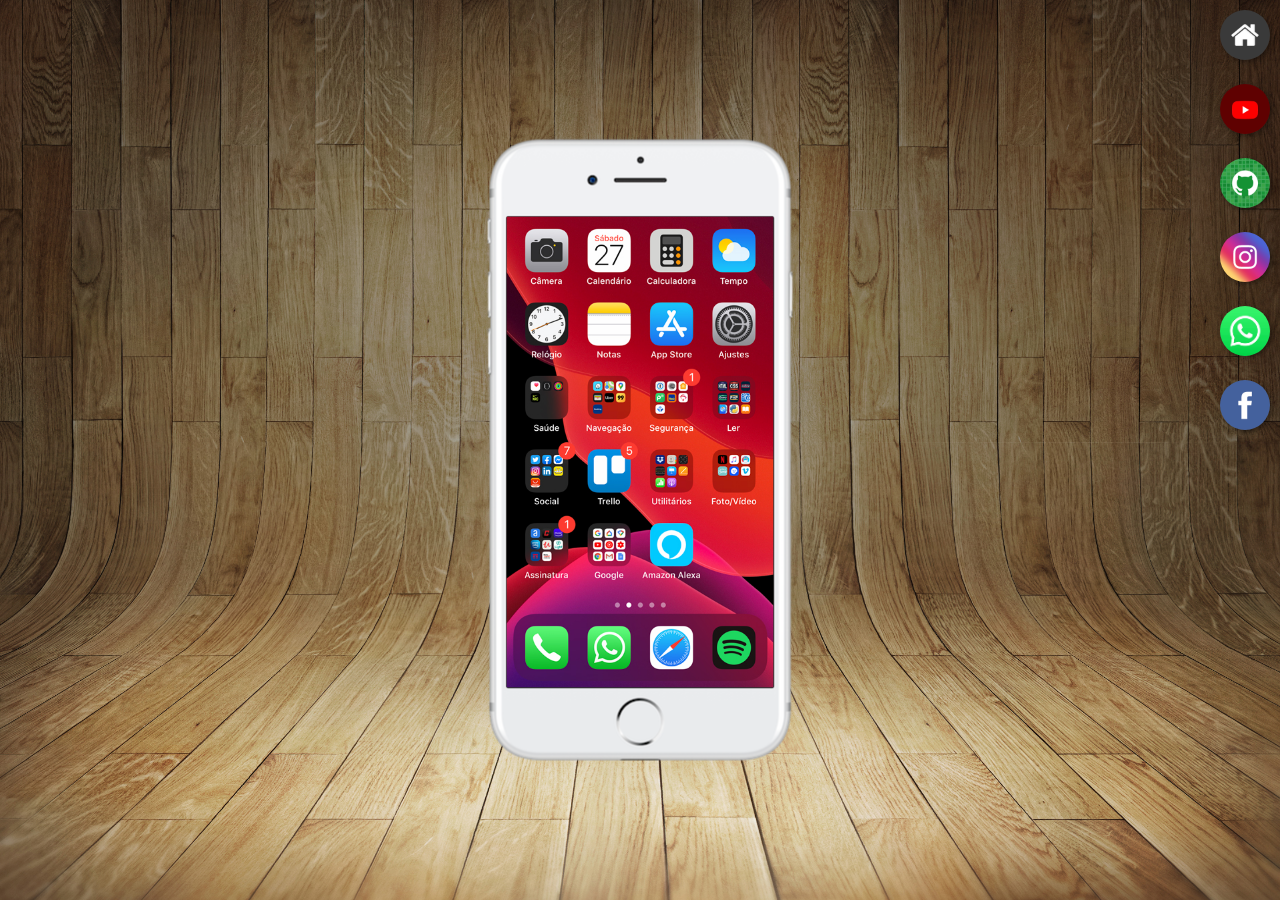
<file: index.html>
<!DOCTYPE html>
<html lang="pt-br">
<head>
    <meta charset="UTF-8">
    <meta name="viewport" content="width=device-width, initial-scale=1.0">
    <title>Progetos Redes Sociais</title>
    <link rel="shortcut icon" href="favicon.ico" type="image/x-icon">
    <link rel="stylesheet" href="estilos/style.css">
</head>
<body>
   <main>
    <section id="telefone">
       <iframe src="home.html" name="tela" id="tela" frameborder="0">
        Seu navegador não é compativel com isso
       </iframe>
    </section>
    <section id="redes-sociais">
        <a href="home.html" target="tela"><img src="imagens/logo-home.jpg" alt="home"></a> <br>
        <a href="youtube.html" target="tela"><img src="imagens/logo-youtube.jpg" alt="youtube"></a> <br>
        <a href="github.html" target="tela"><img src="imagens/logo-github.jpg" alt="github"></a> <br>
        <a href="instagram.html" target="tela"><img src="imagens/logo-instagram.jpg" alt="instagram"></a> <br>
        <a href="#" target="tela"><img src="imagens/logo-whatsap.jpg" alt="whatsap"></a><br>
        <a href="facebook.html" target="tela"><img src="imagens/logo-facebook.jpg" alt="facebook"></a>
       
    </section>
   </main>
    
</body>
</html>
</file>
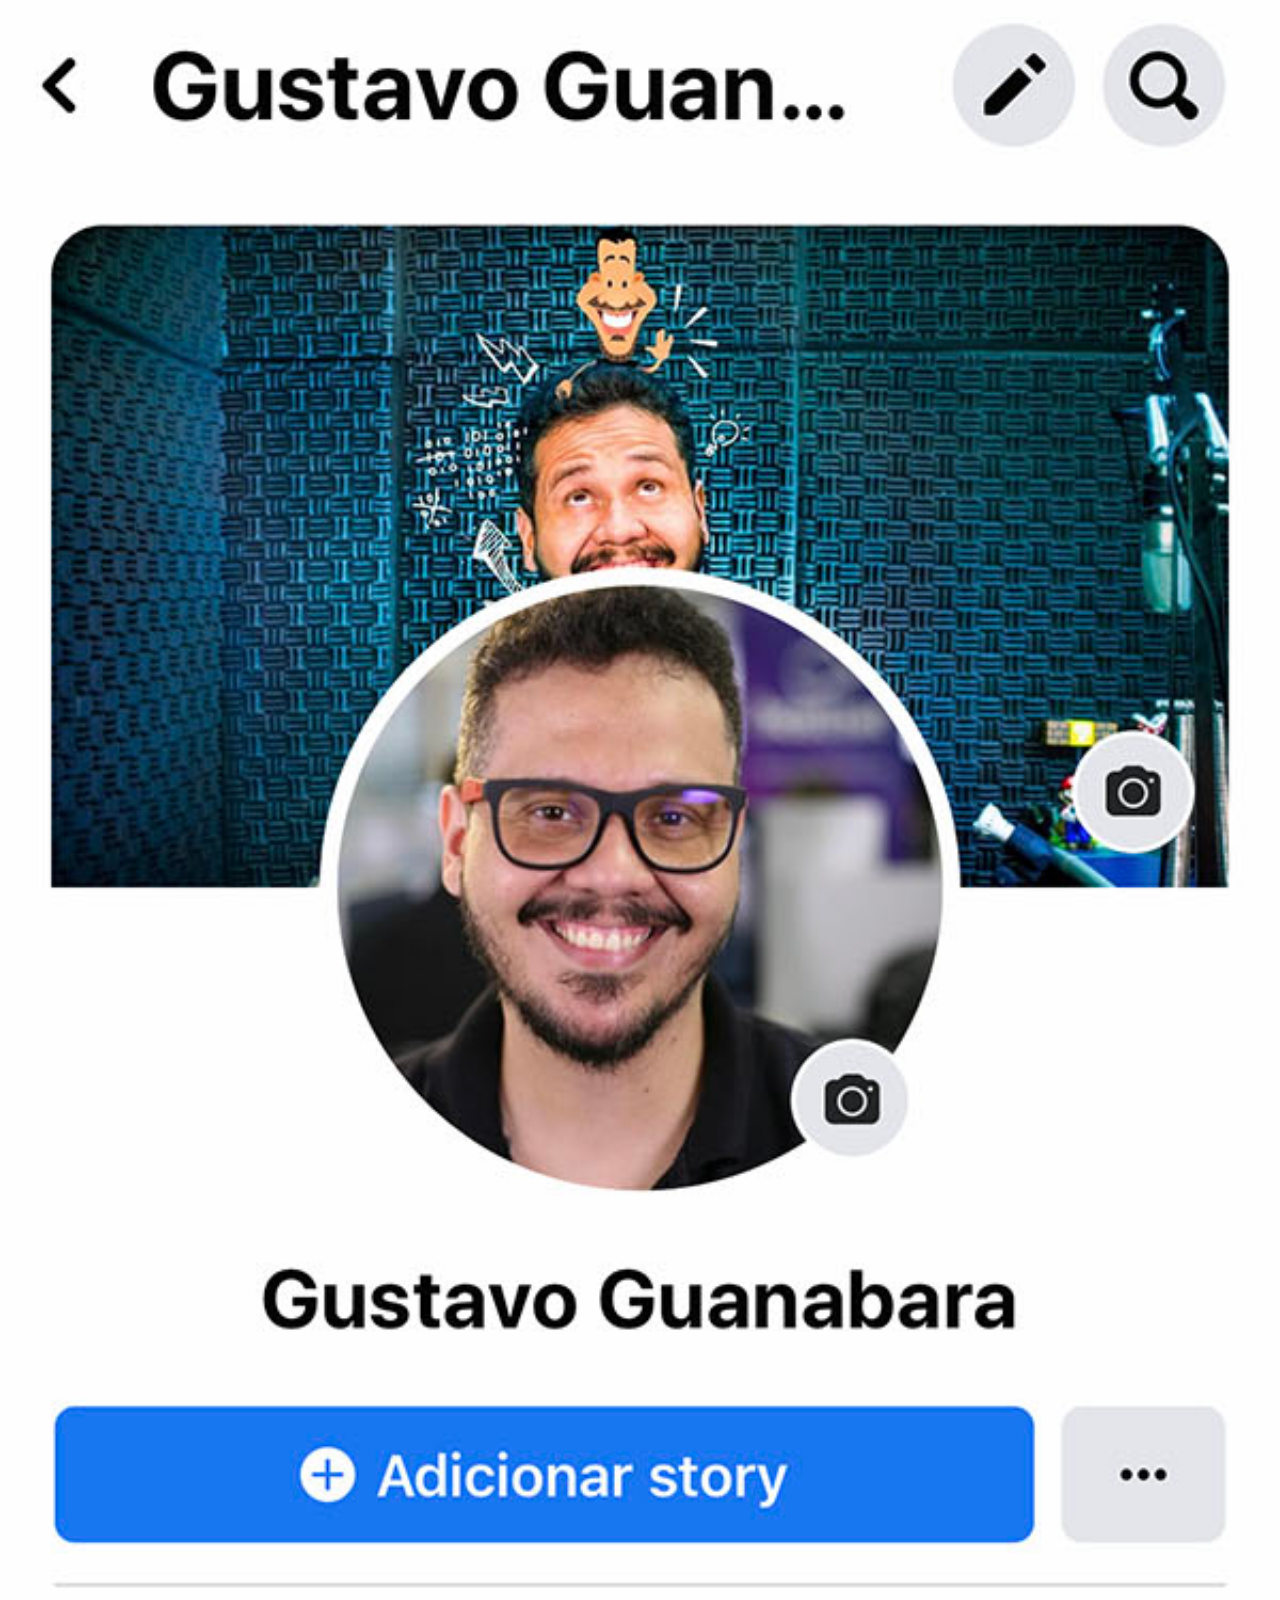
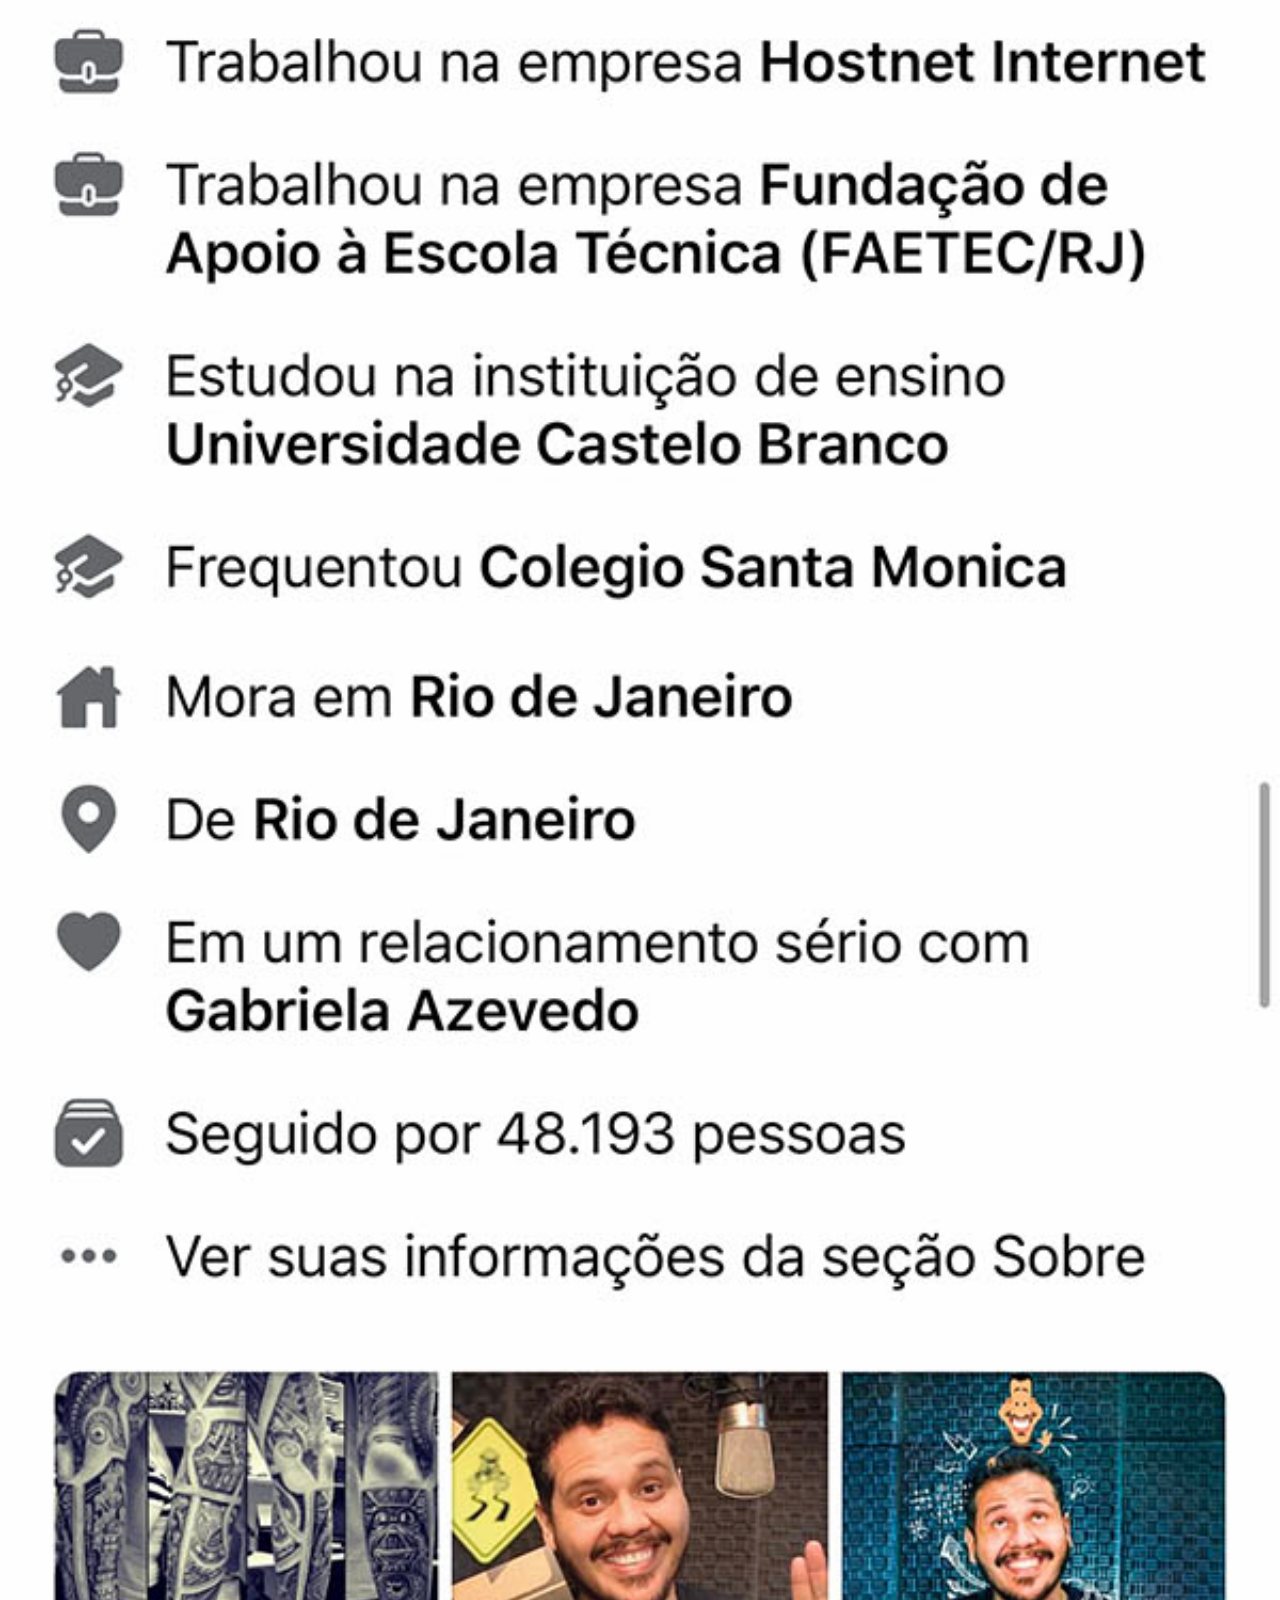
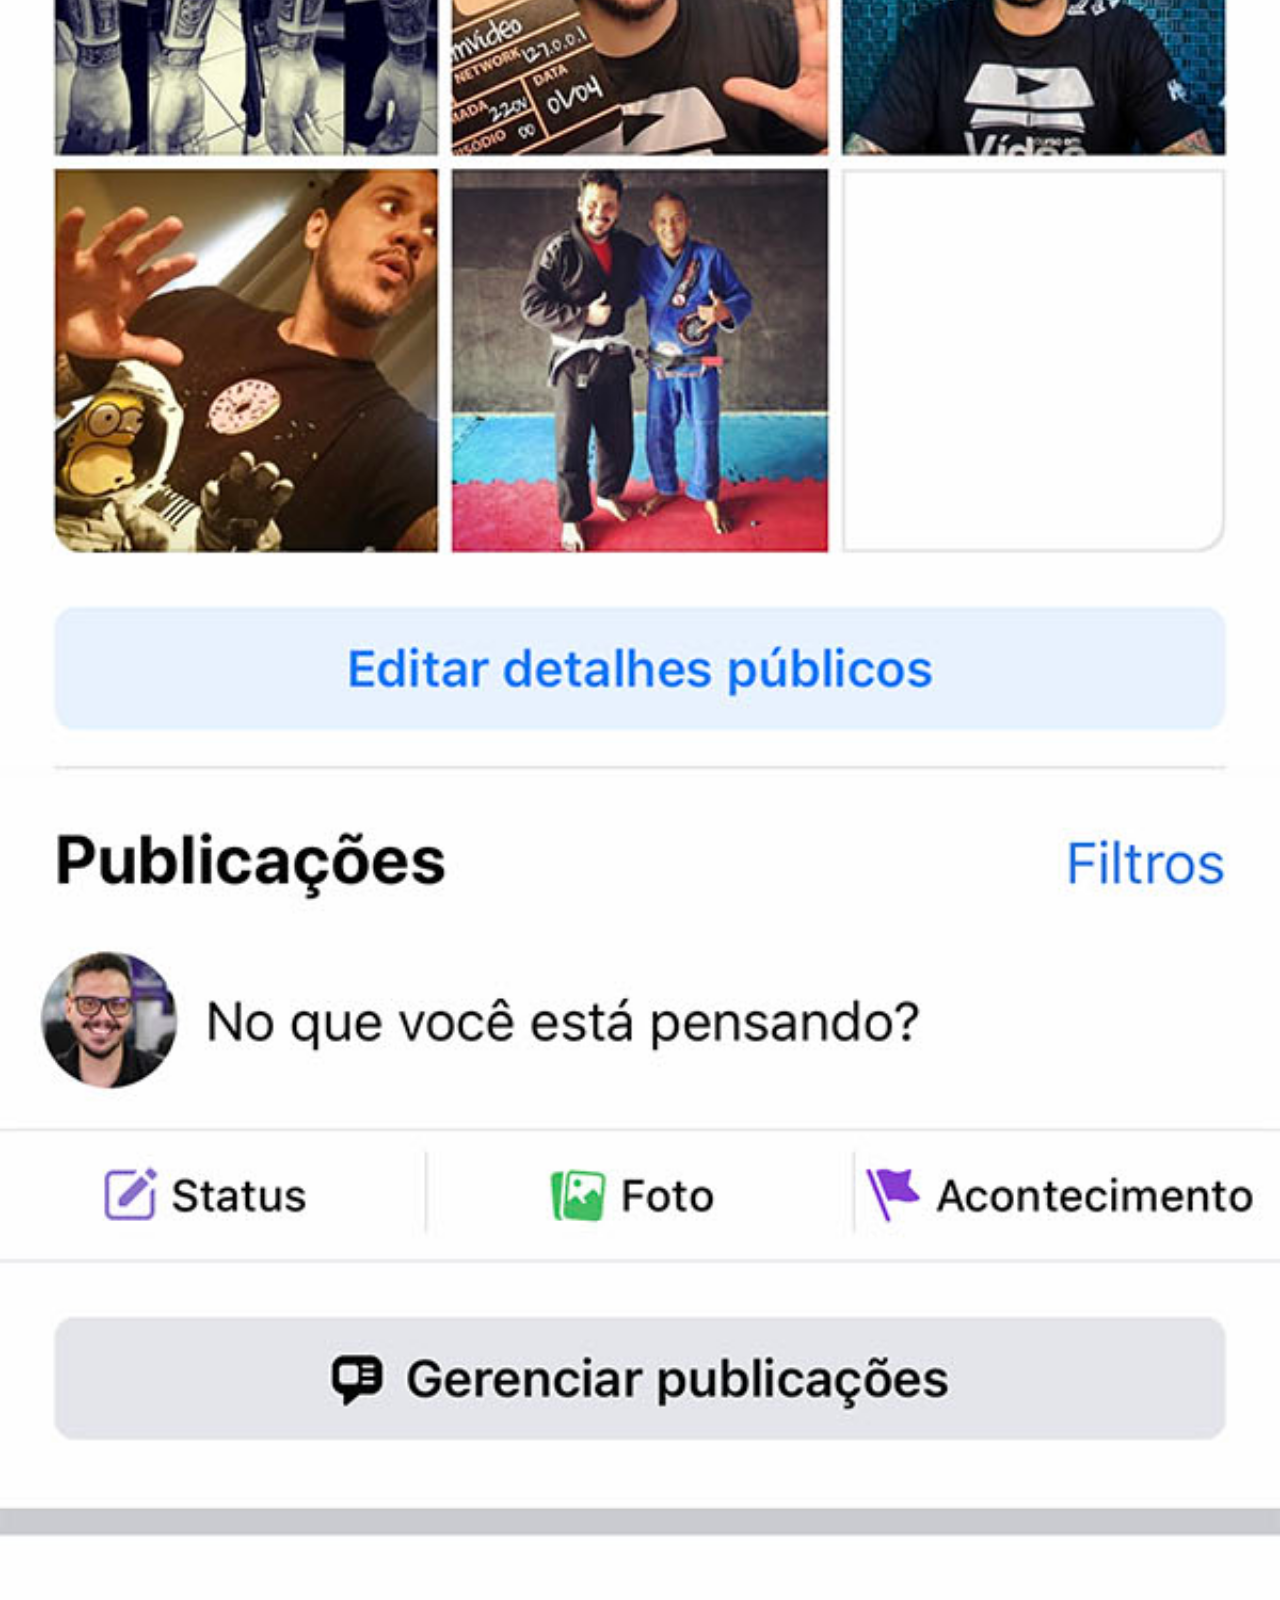
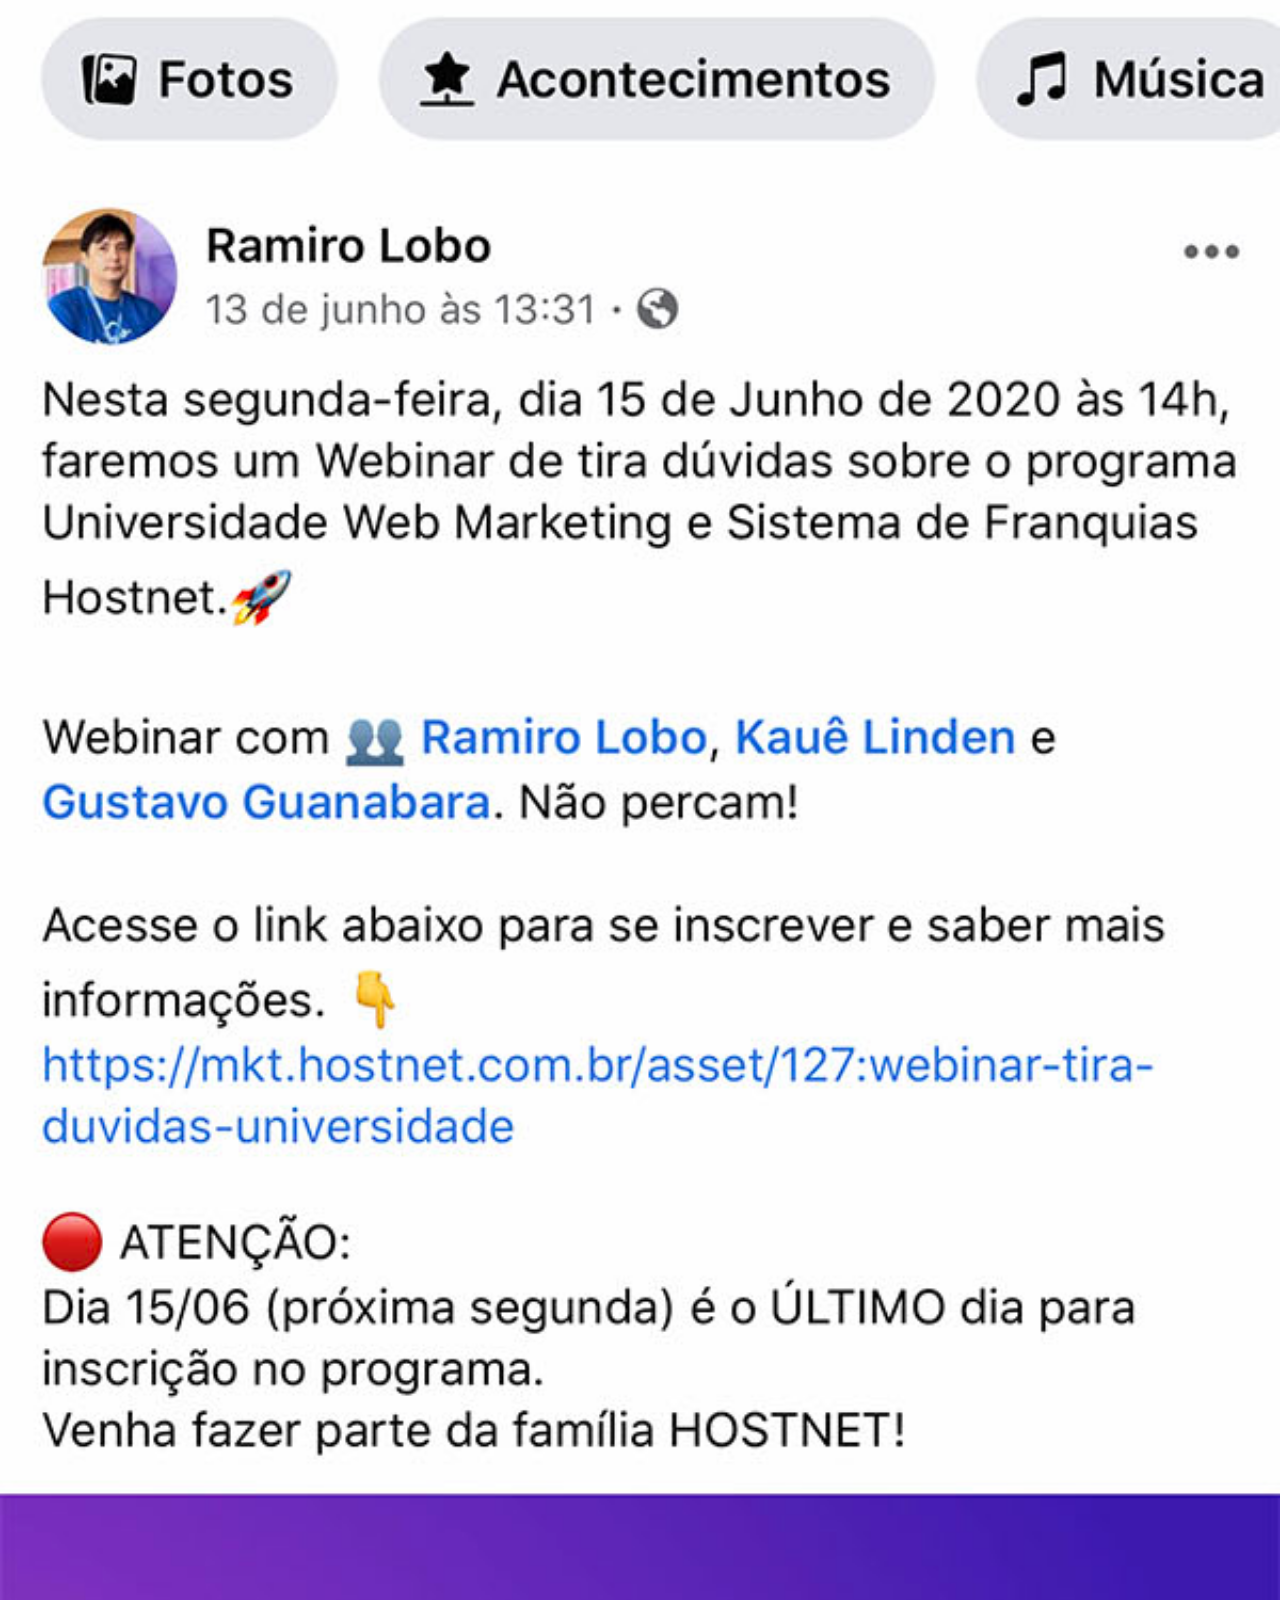
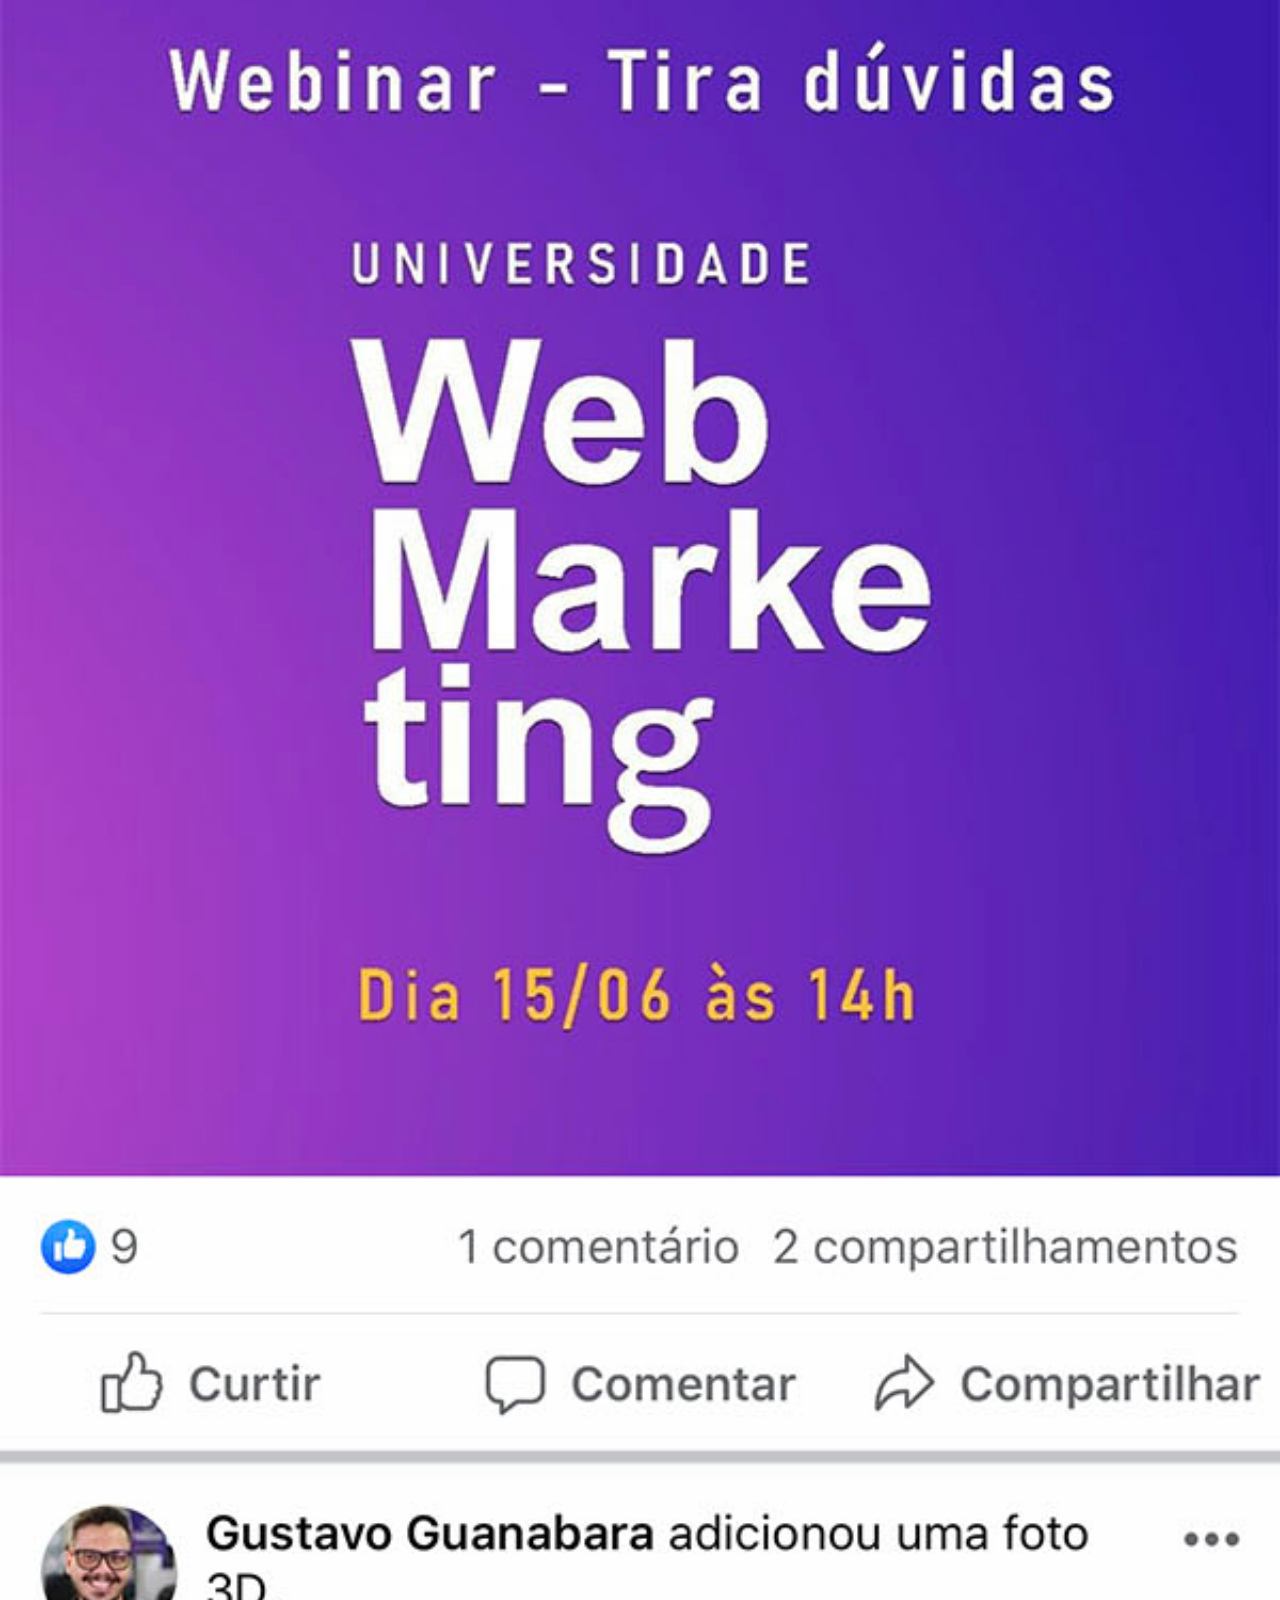
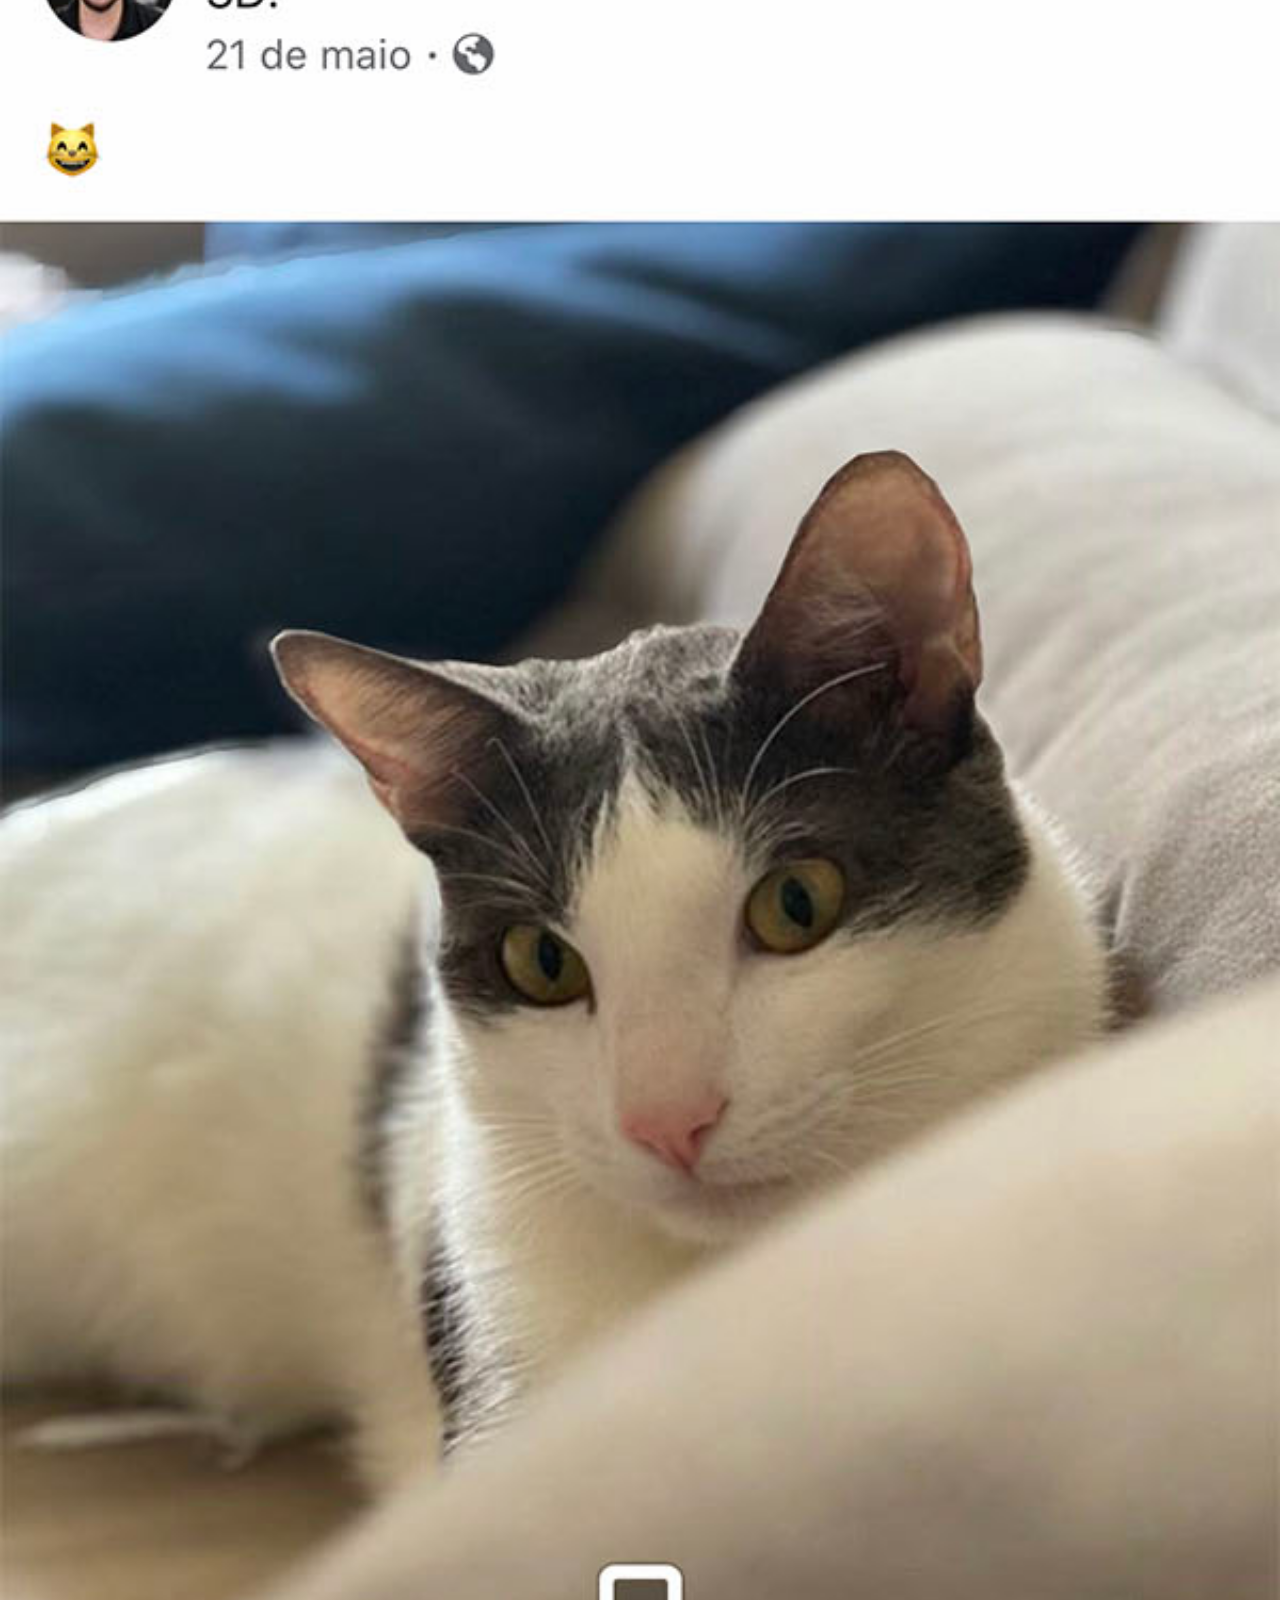
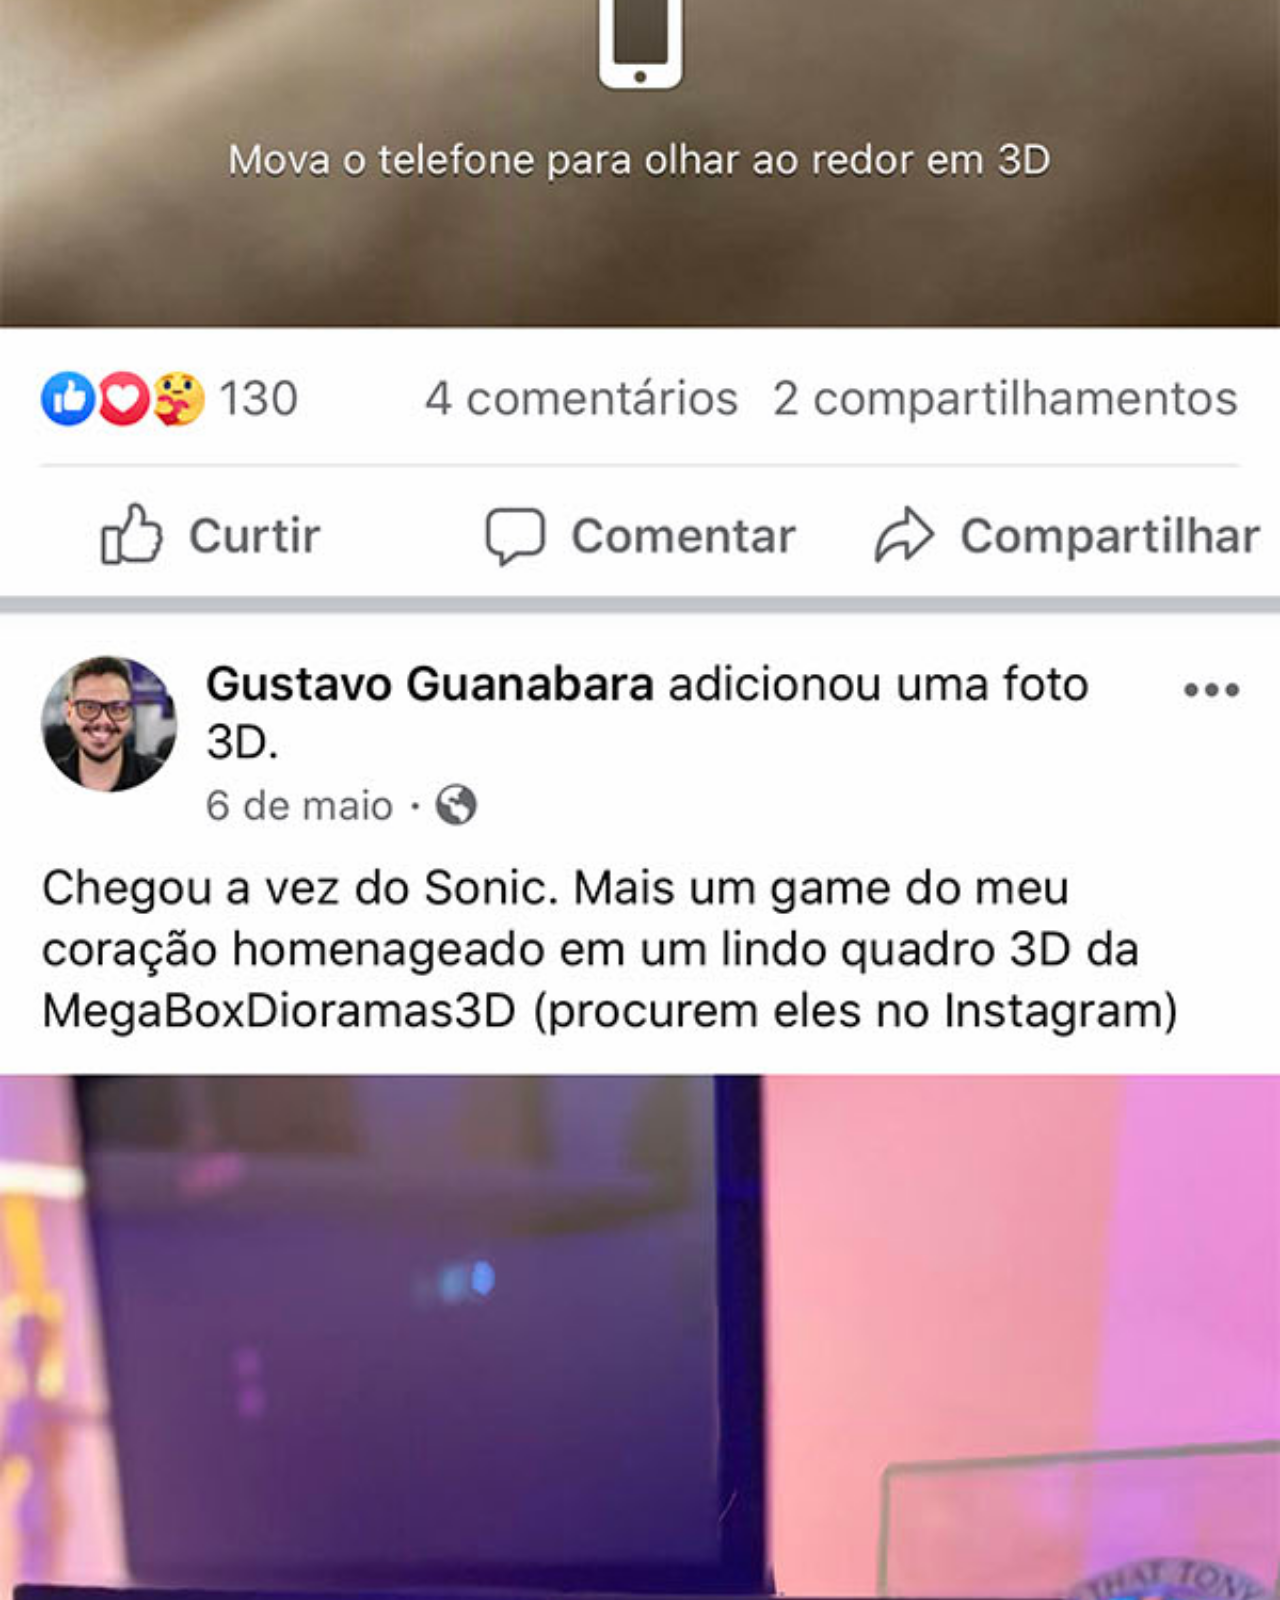
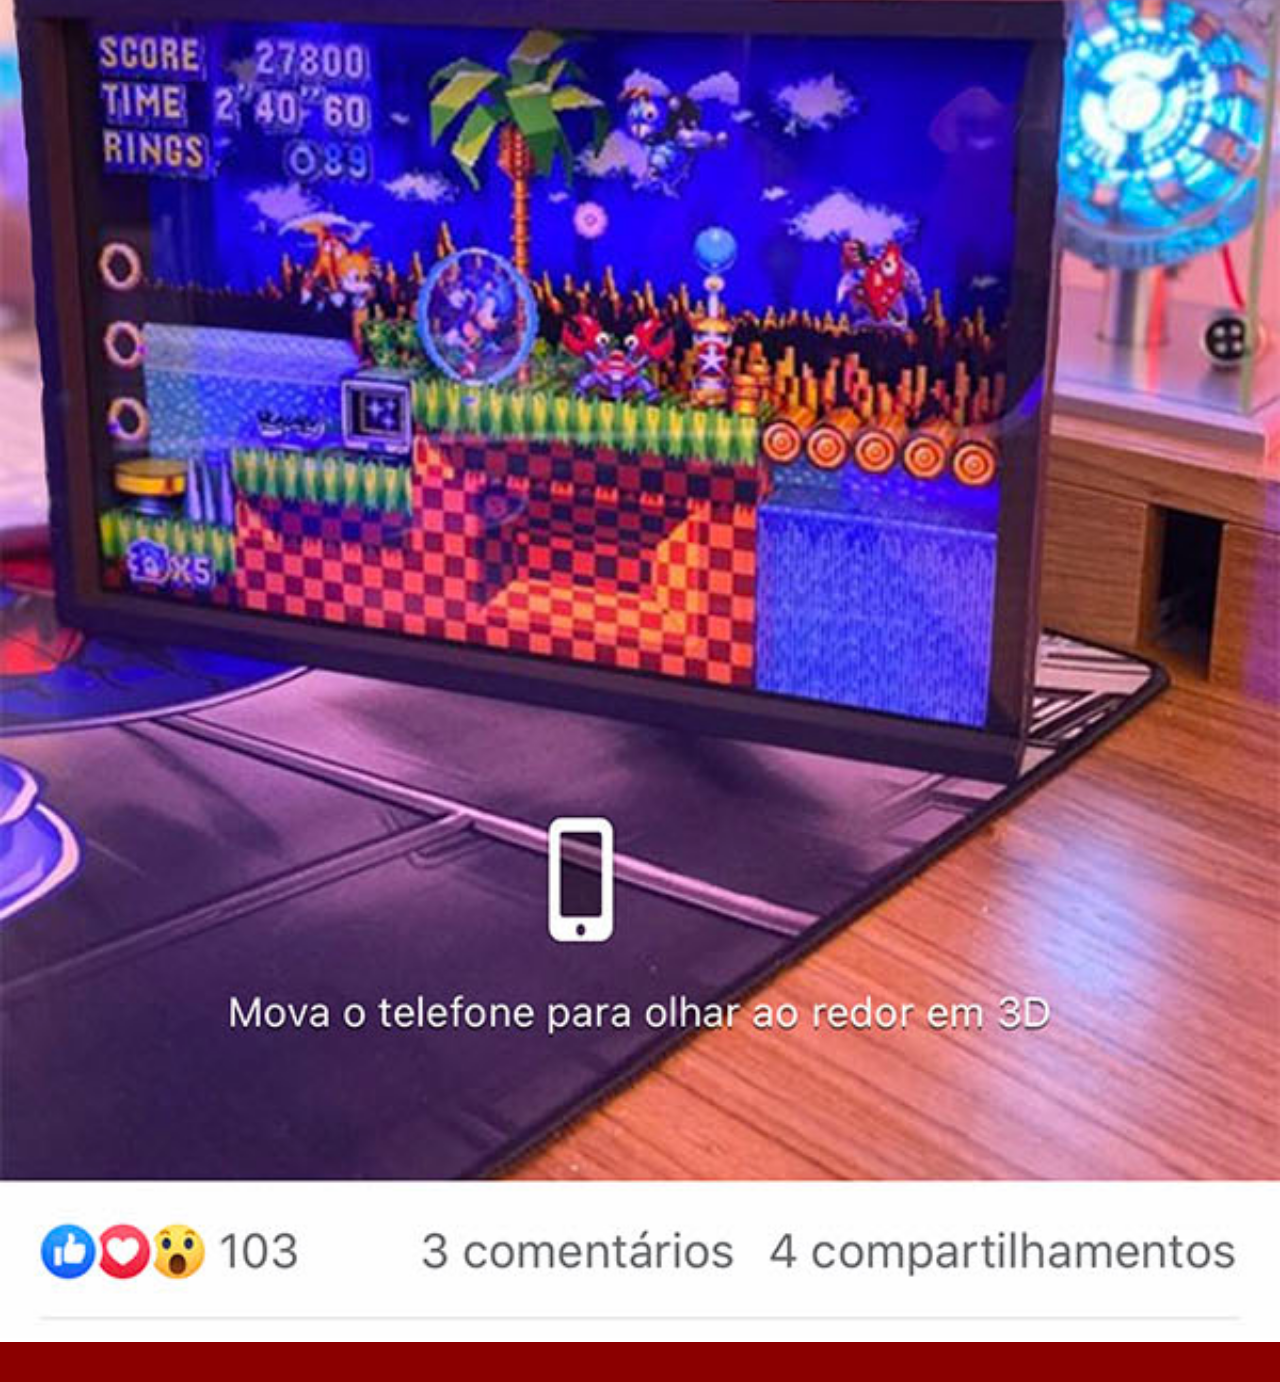
<file: facebook.html>
<!DOCTYPE html>
<html lang="pt-br">
<head>
    <meta charset="UTF-8">
    <meta name="viewport" content="width=device-width, initial-scale=1.0">
    <title>facebook</title>
    <link rel="stylesheet" href="estilos/social.css">
</head>
<body>
    <img src="imagens/tela-facebook.jpg" alt="facebook">
    <a href="https://www.facebook.com/gustavoguanabara/?locale=pt_BR" target="_blank"></a>
    
</body>
</html>
</file>
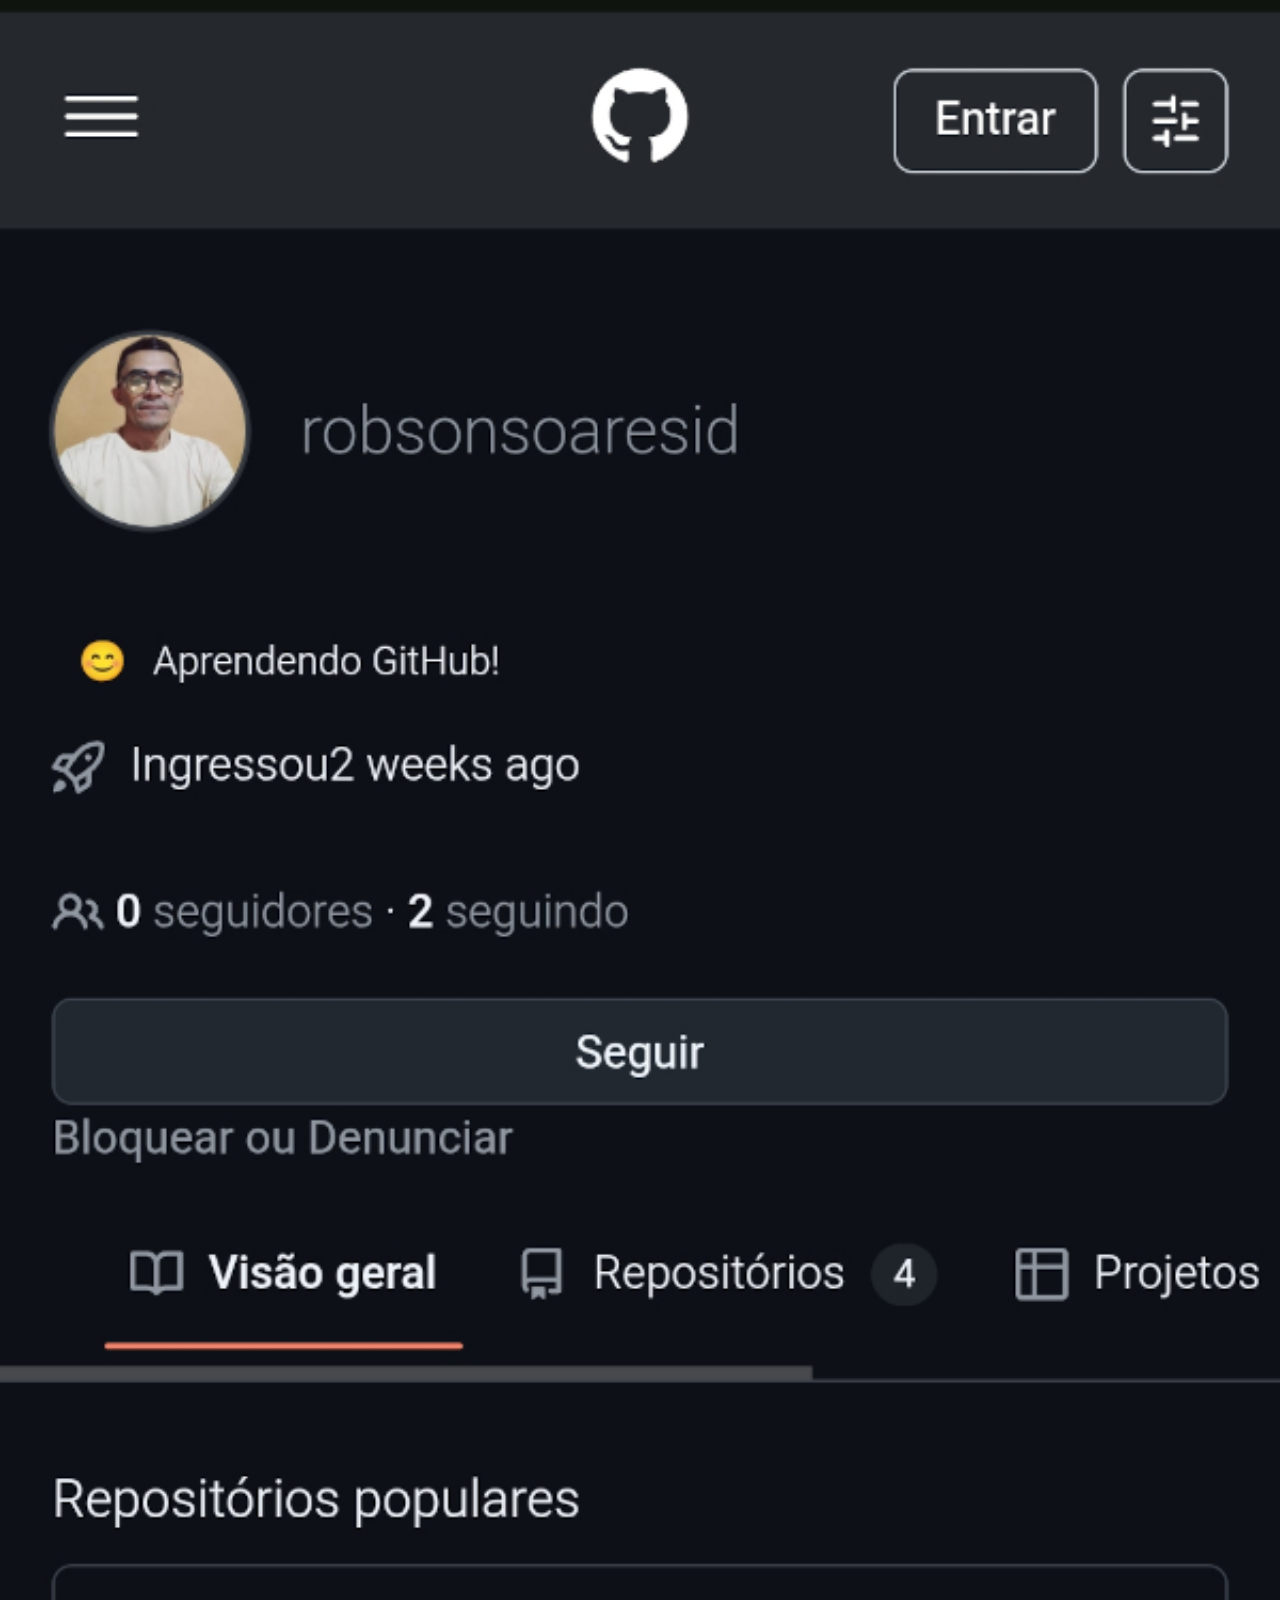
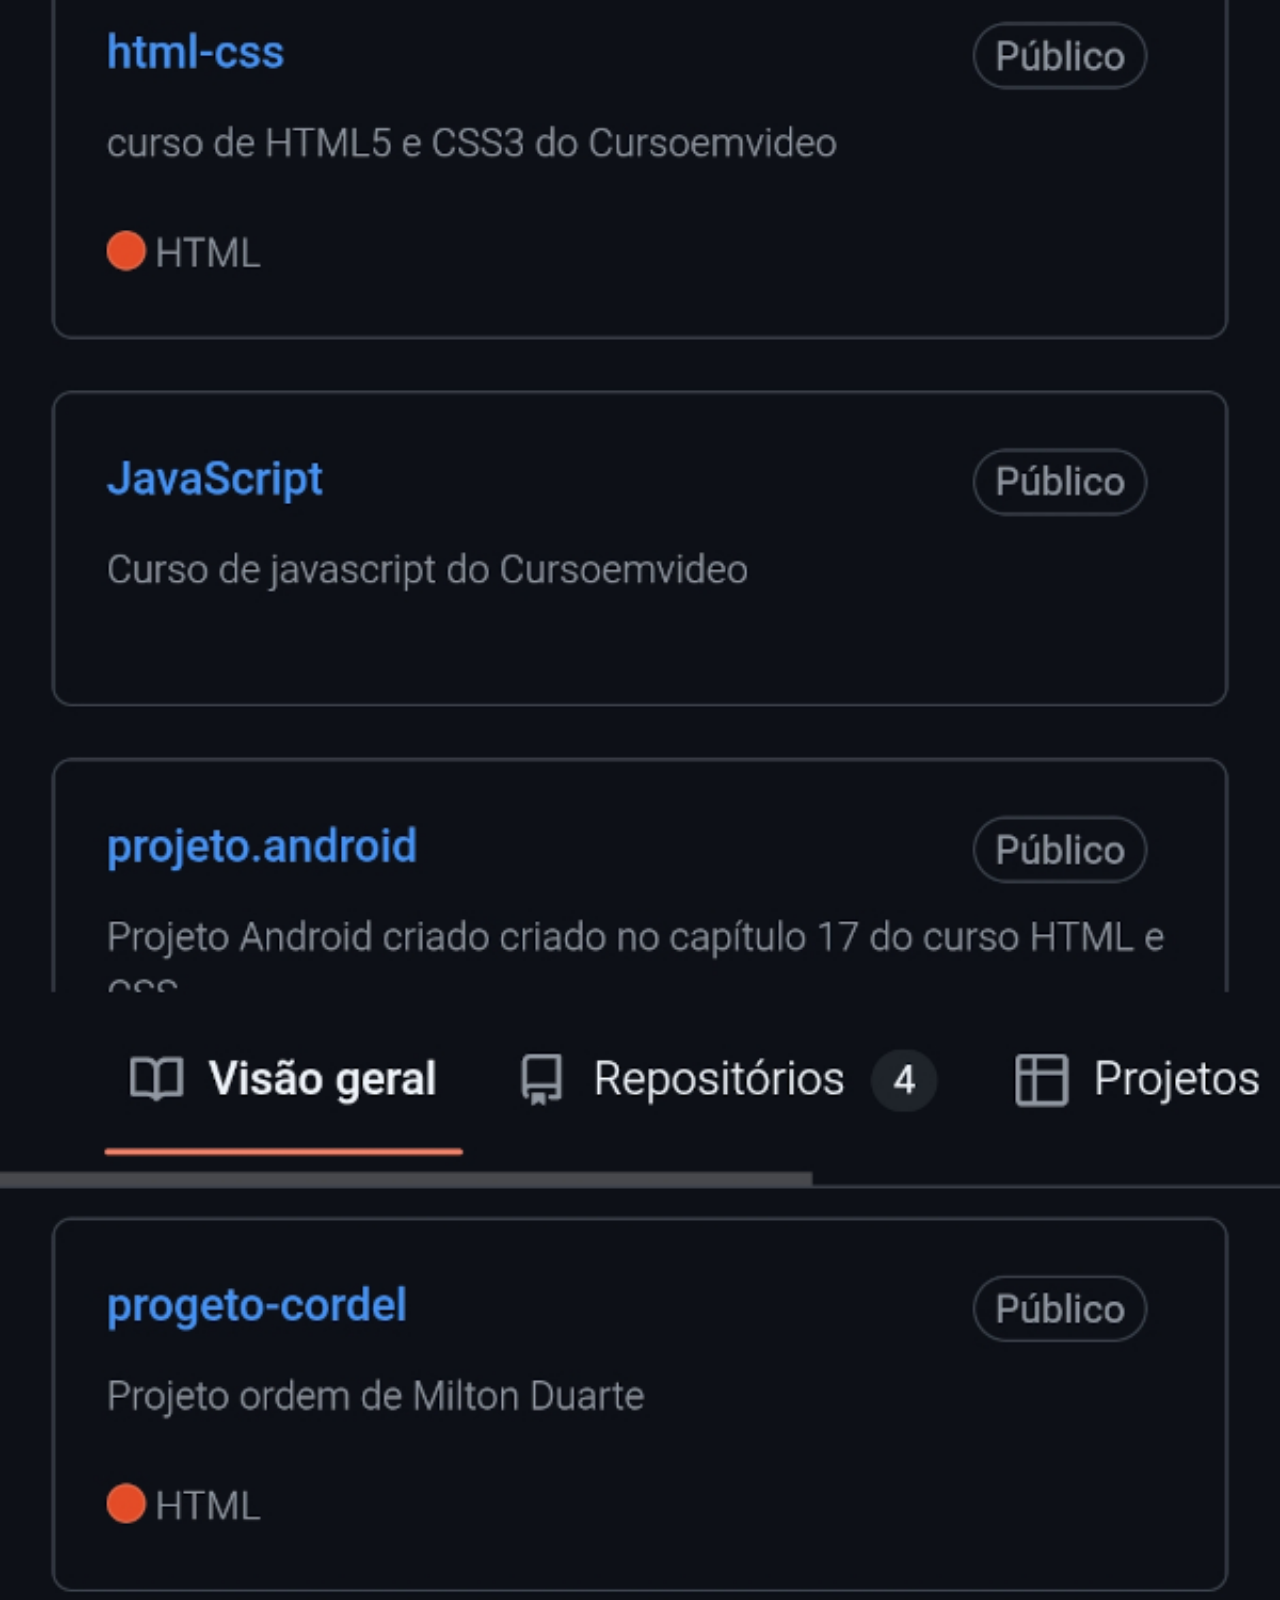
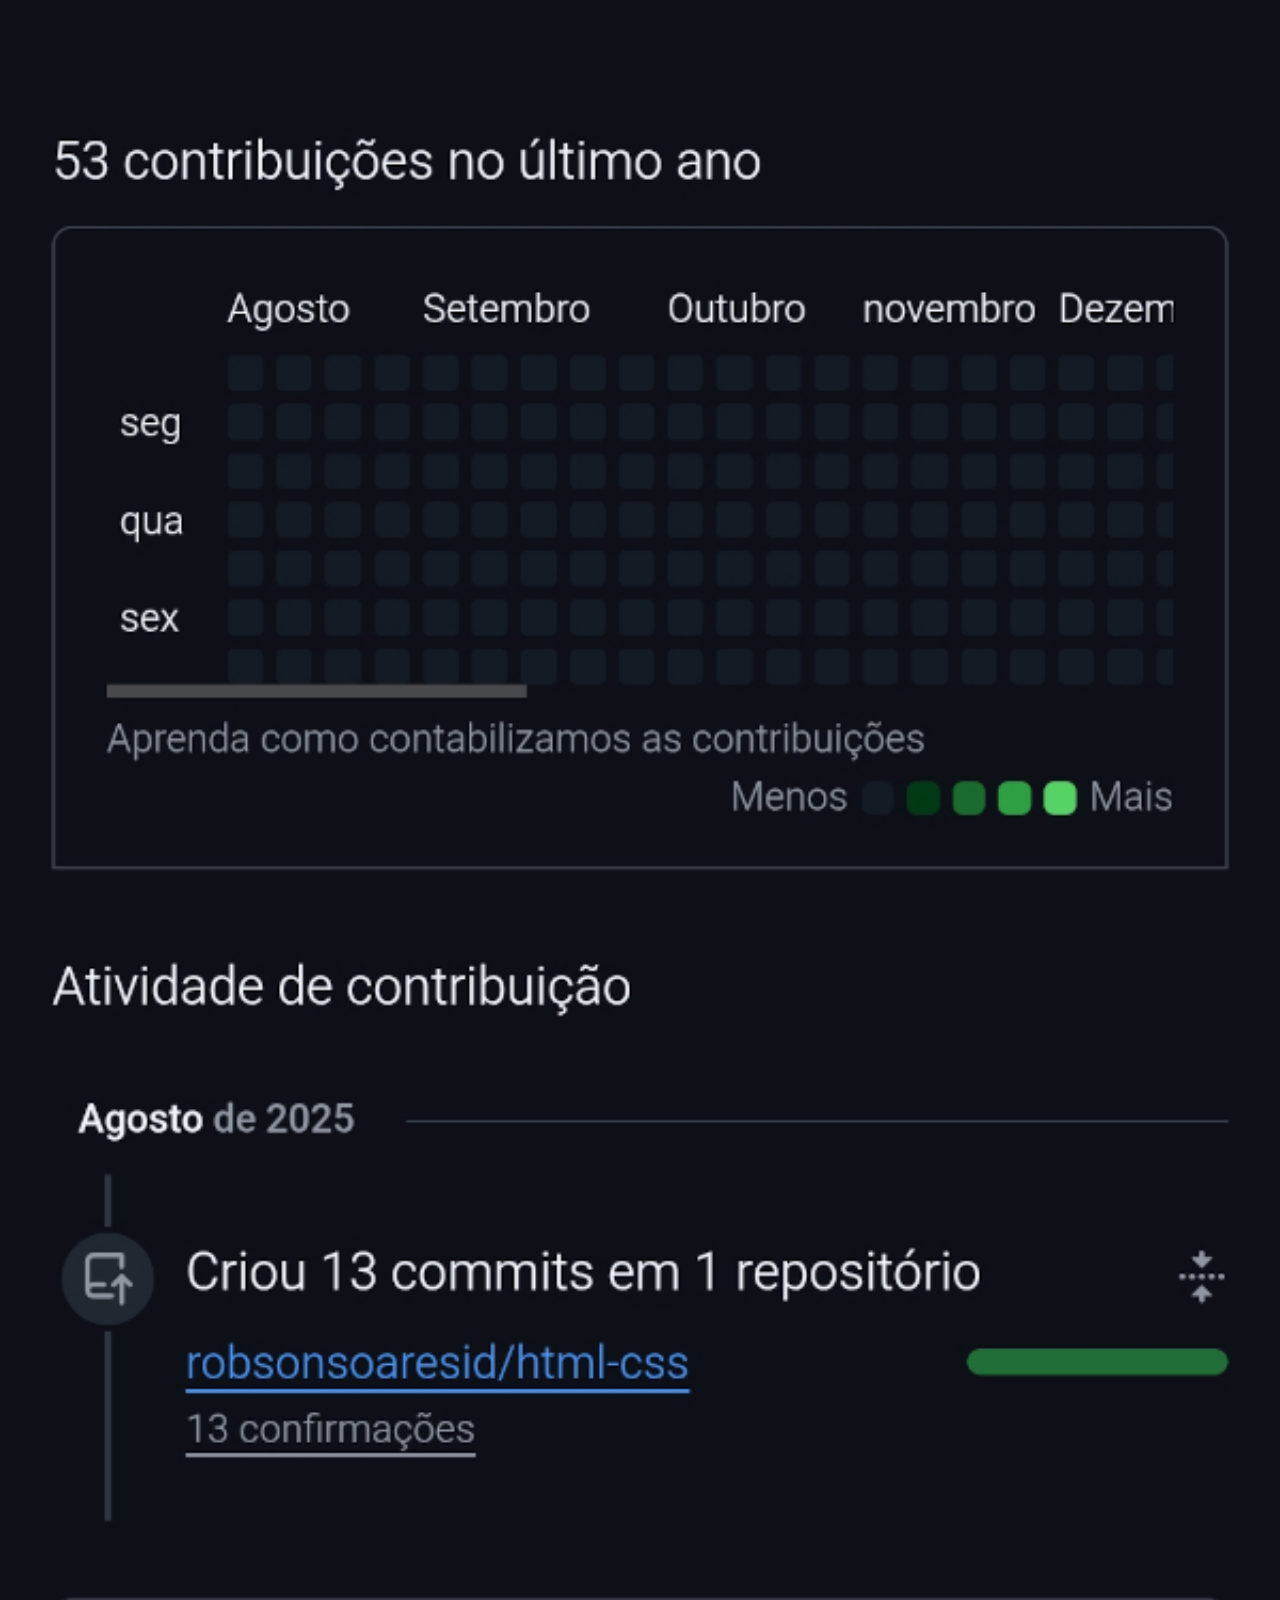
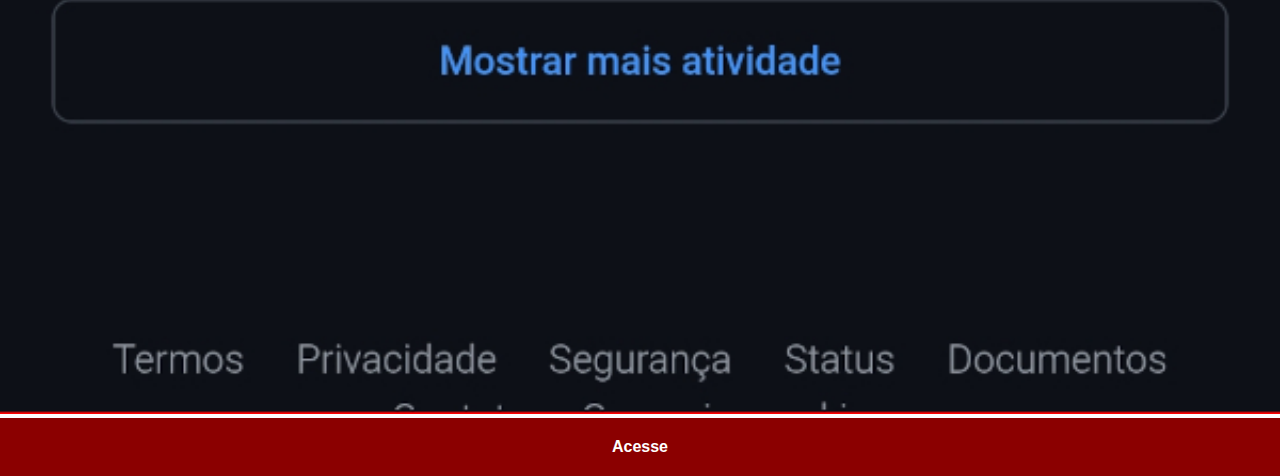
<file: github.html>
<!DOCTYPE html>
<html lang="pt-br">
<head>
    <meta charset="UTF-8">
    <meta name="viewport" content="width=device-width, initial-scale=1.0">
    <title>github</title>
    <link rel="stylesheet" href="estilos/social.css">
</head>
<body>
    <img src="imagens/tela-github.jpg" alt="github">
    <a href="https://github.com/robsonsoaresid" target="_blank">Acesse</a>
    
</body>
</html>
</file>
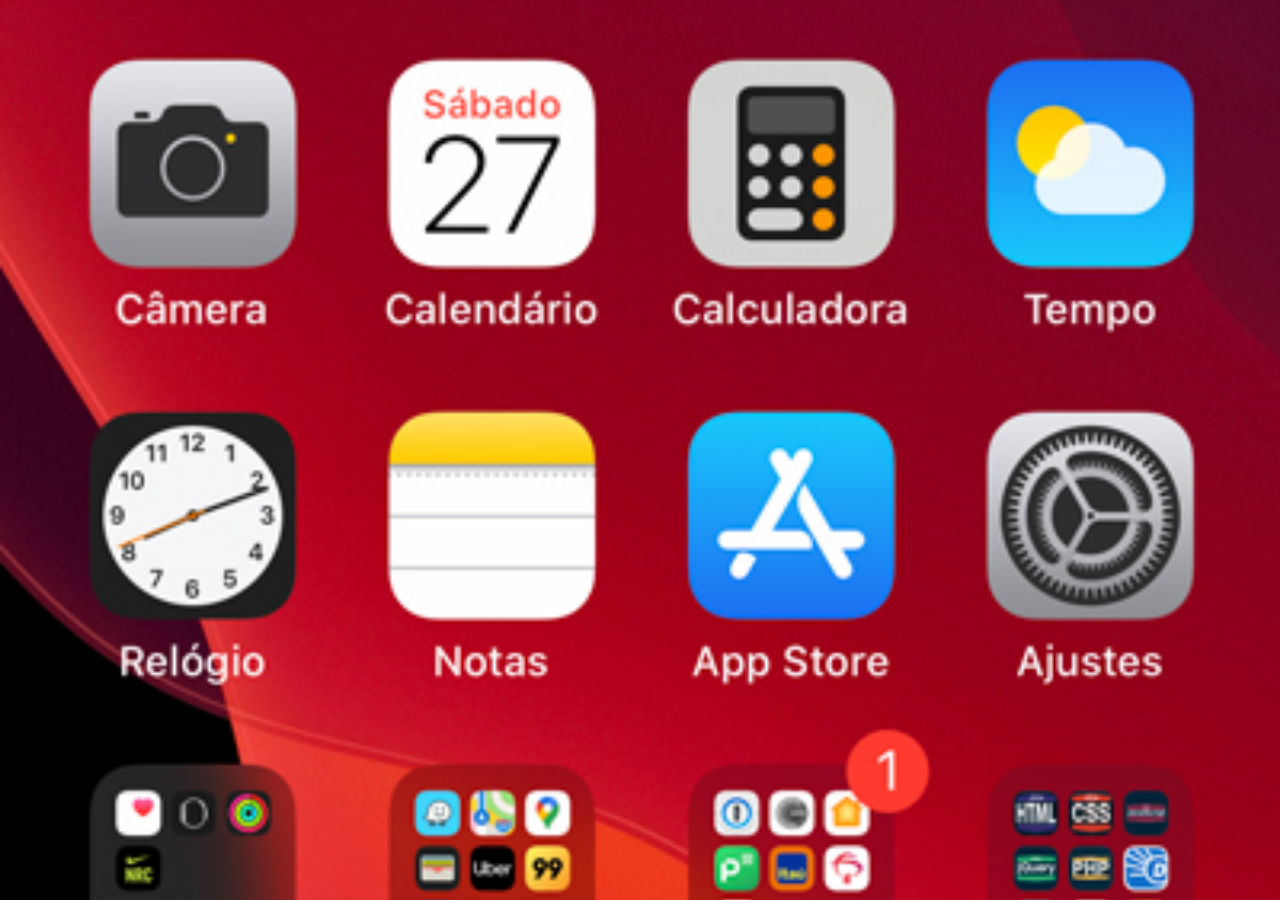
<file: home.html>
<!DOCTYPE html>
<html lang="pt-br">
<head>
    <meta charset="UTF-8">
    <meta name="viewport" content="width=device-width, initial-scale=1.0">
    <title>Home</title>
</head>
  <style>
        * {
            margin: 0px;
            padding: 0px;
        }
        body {
            width: 100vw;
            height: 100vh;
             background: black url('imagens/tela-home.jpg') no-repeat top center;
             background-size: cover;
        }
    </style>
<body>
    
</body>
</html>
</file>
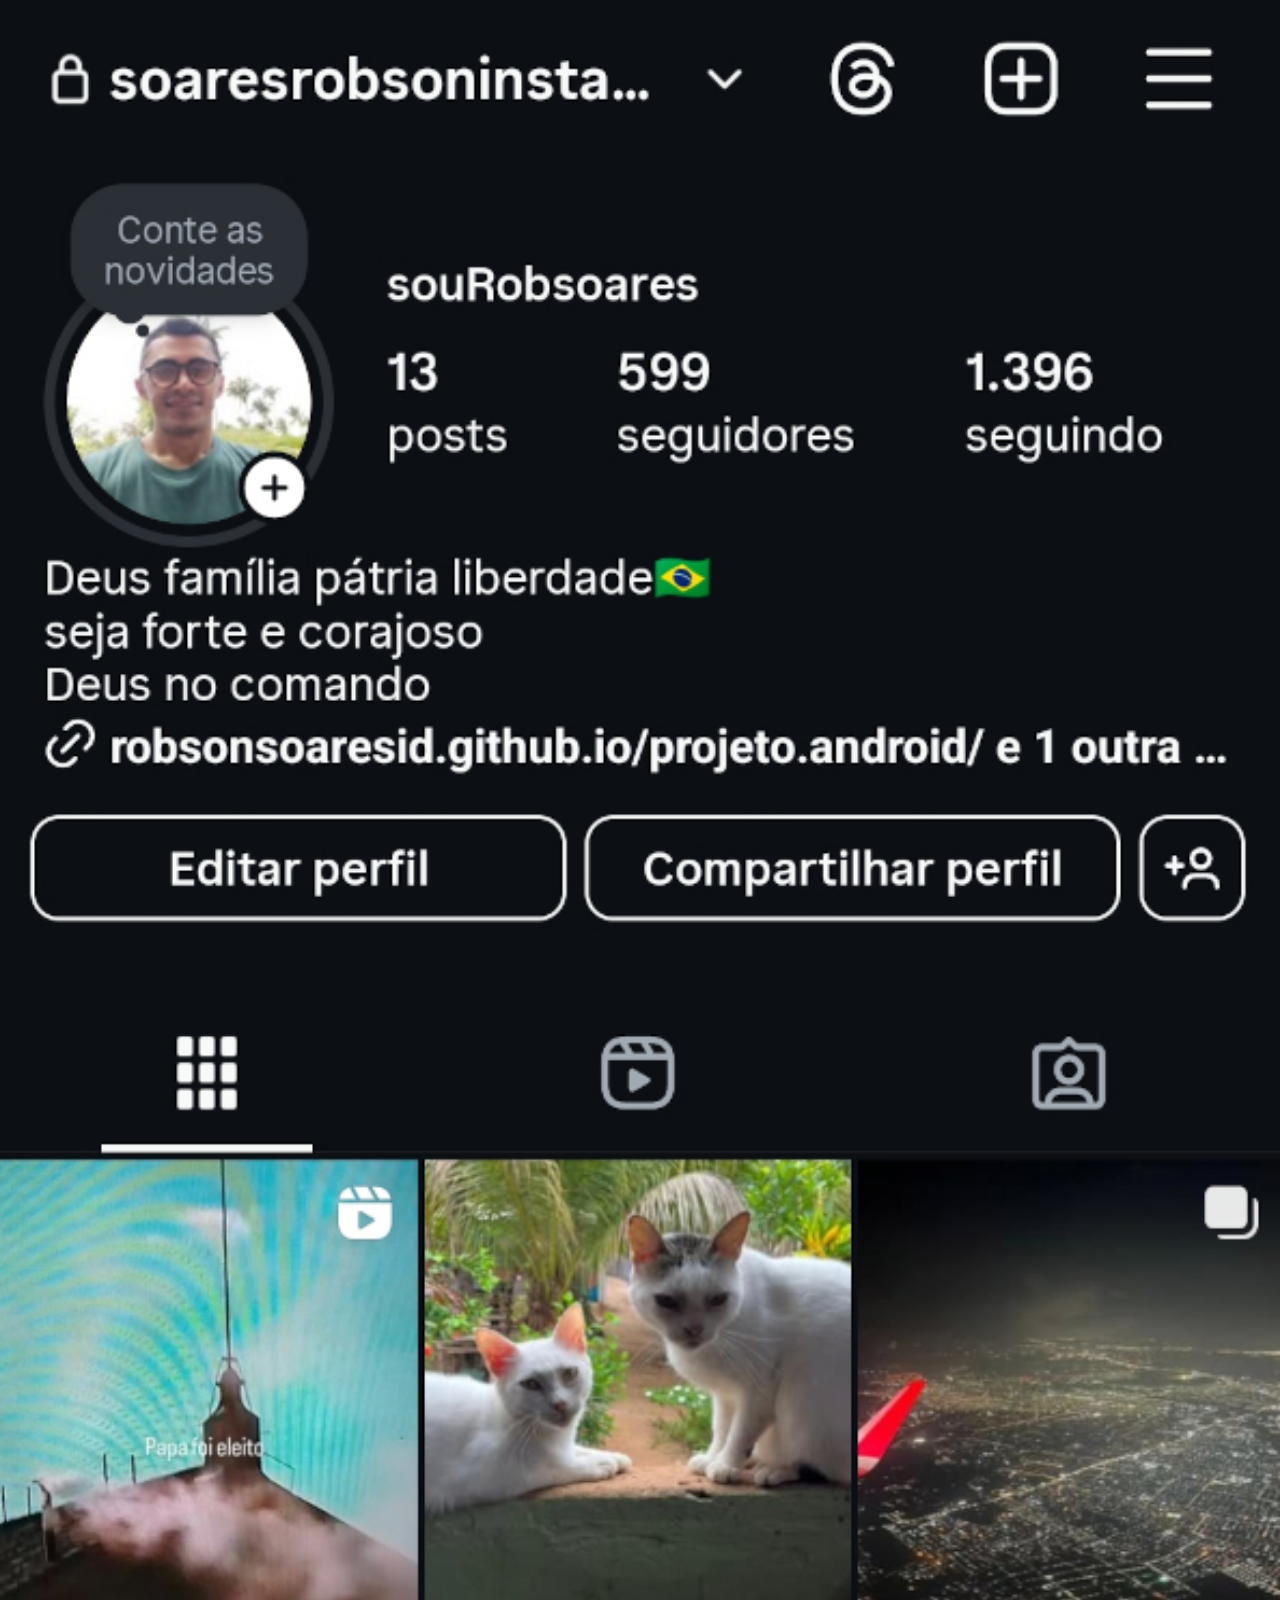
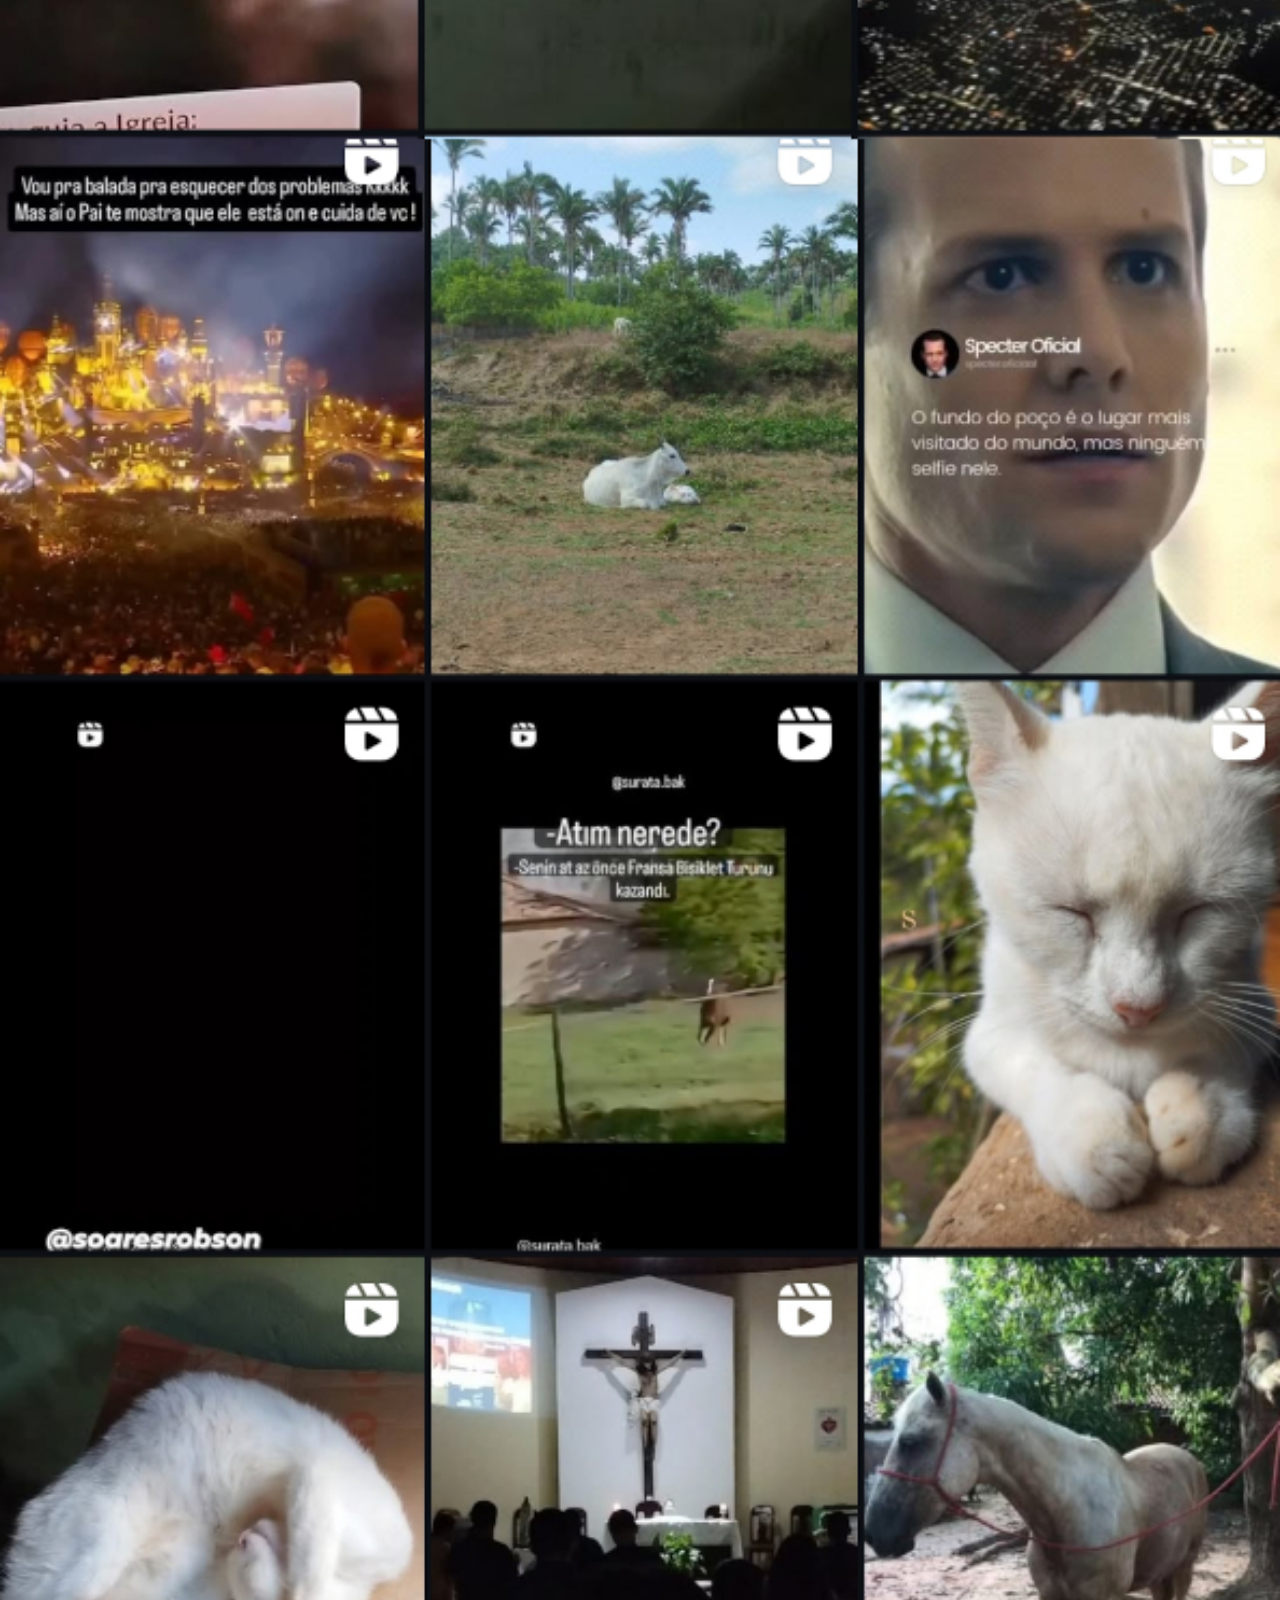
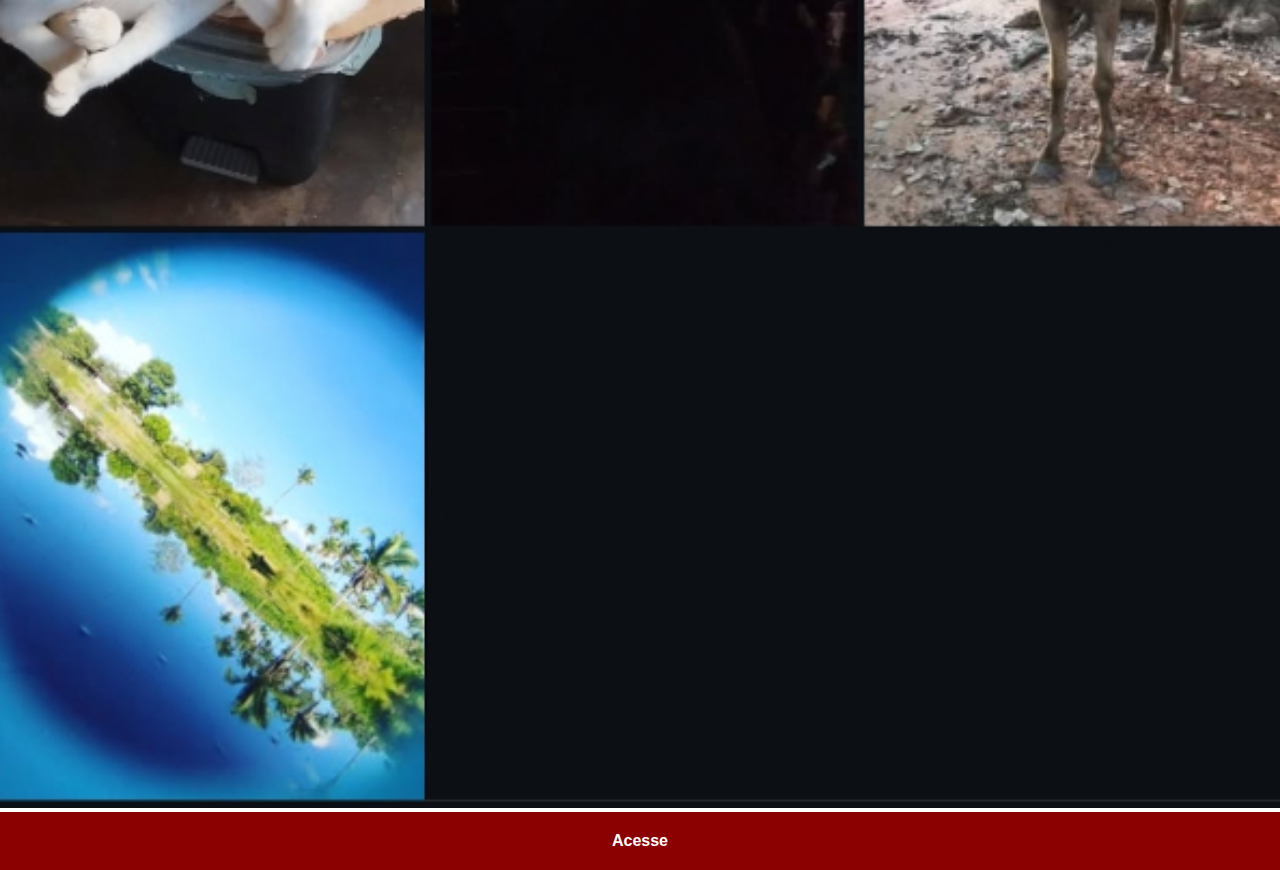
<file: instagram.html>
<!DOCTYPE html>
<html lang="pt-br">
<head>
    <meta charset="UTF-8">
    <meta name="viewport" content="width=device-width, initial-scale=1.0">
    <title>instagram</title>
    <link rel="stylesheet" href="estilos/social.css">
</head>
<body>
    <img src="imagens/tela-instagram1.jpg" alt="instagram">
    <a href="https://www.instagram.com/soaresrobsoninstagra.m/" target="_blank">Acesse</a>
    
</body>
</html>
</file>
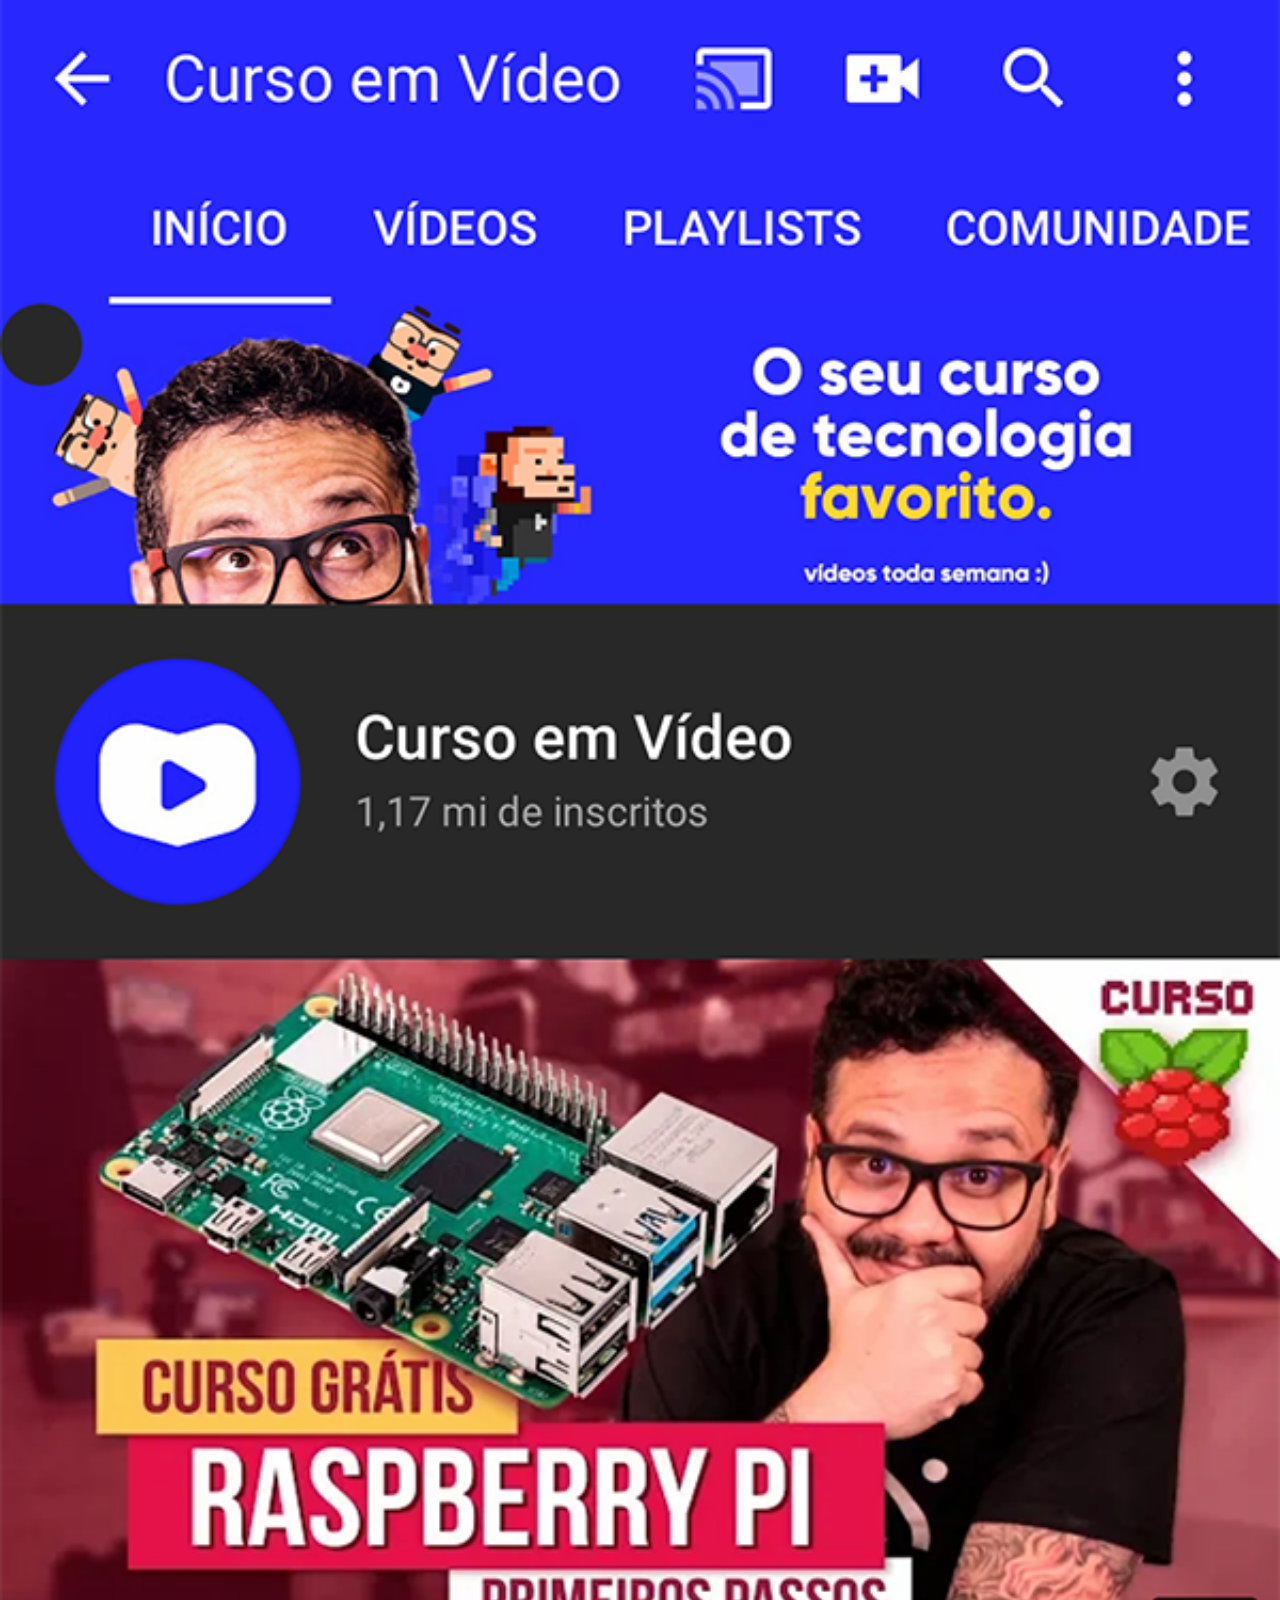
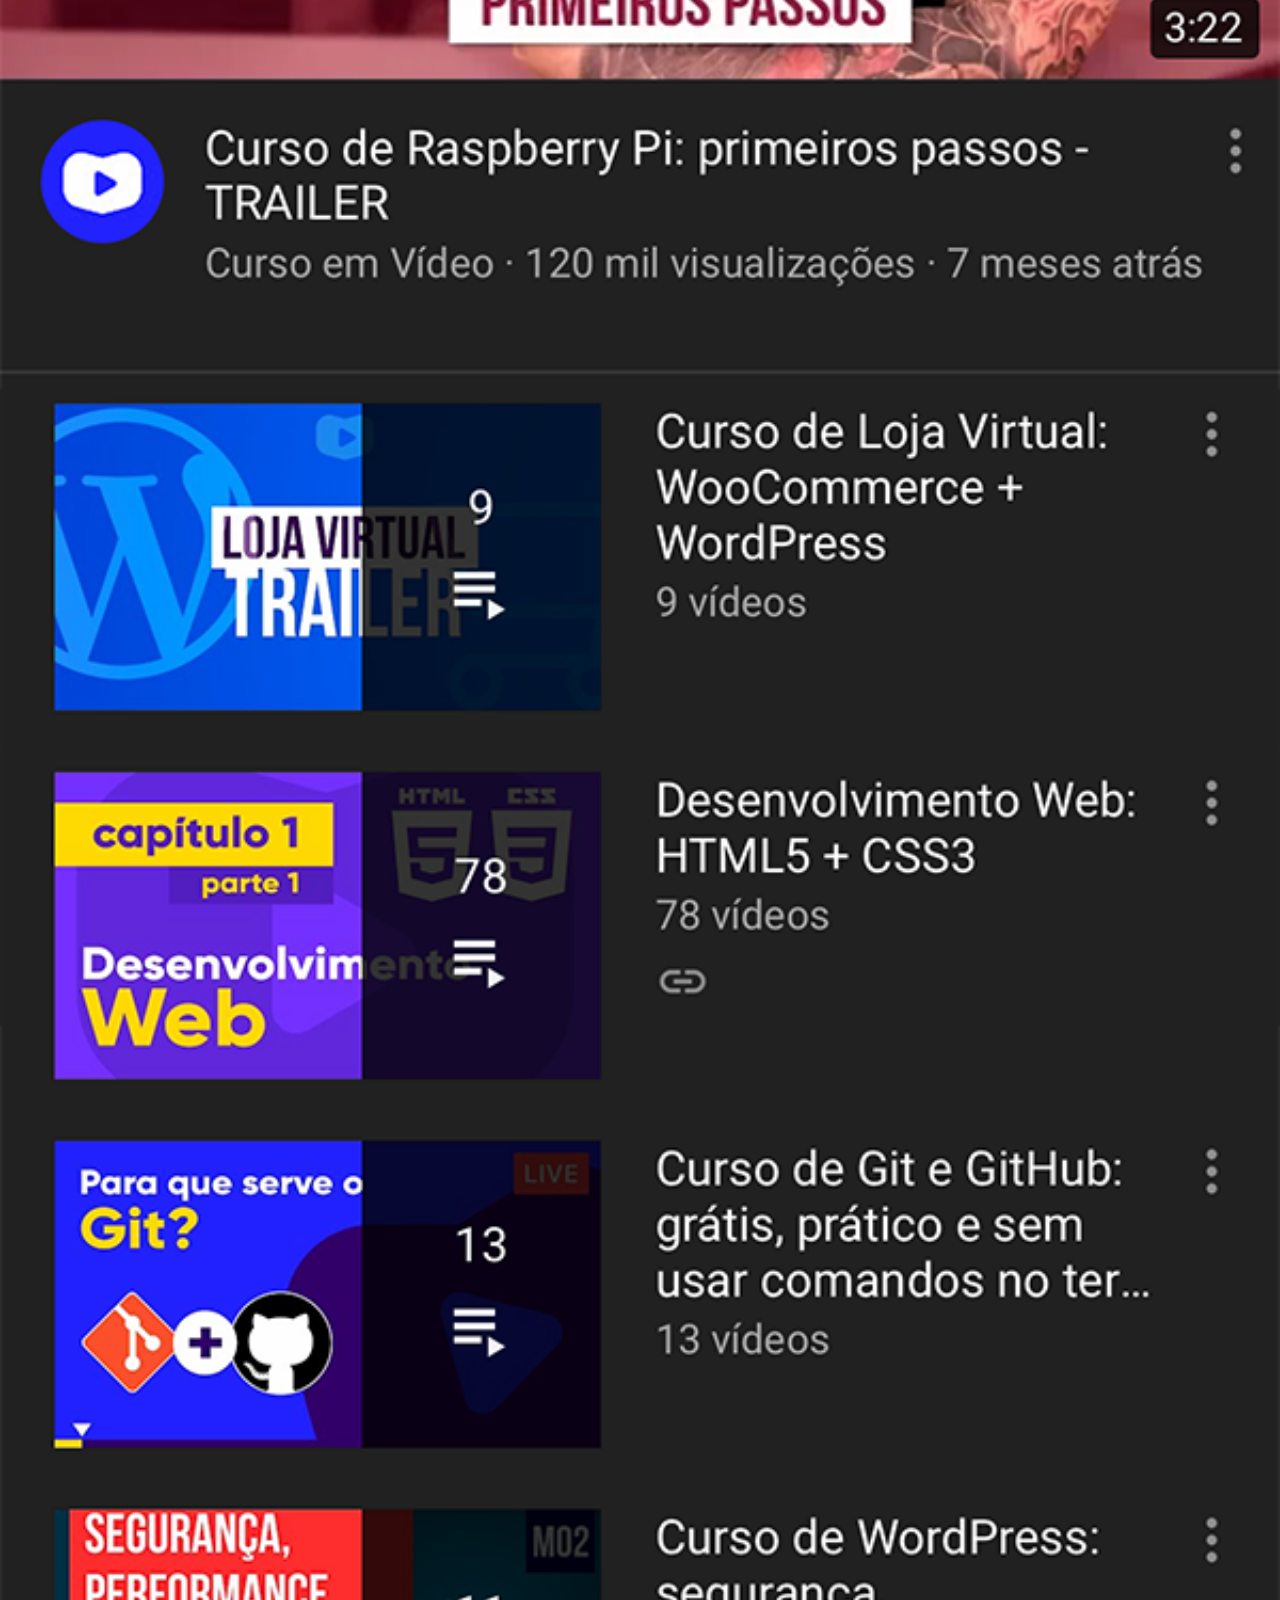
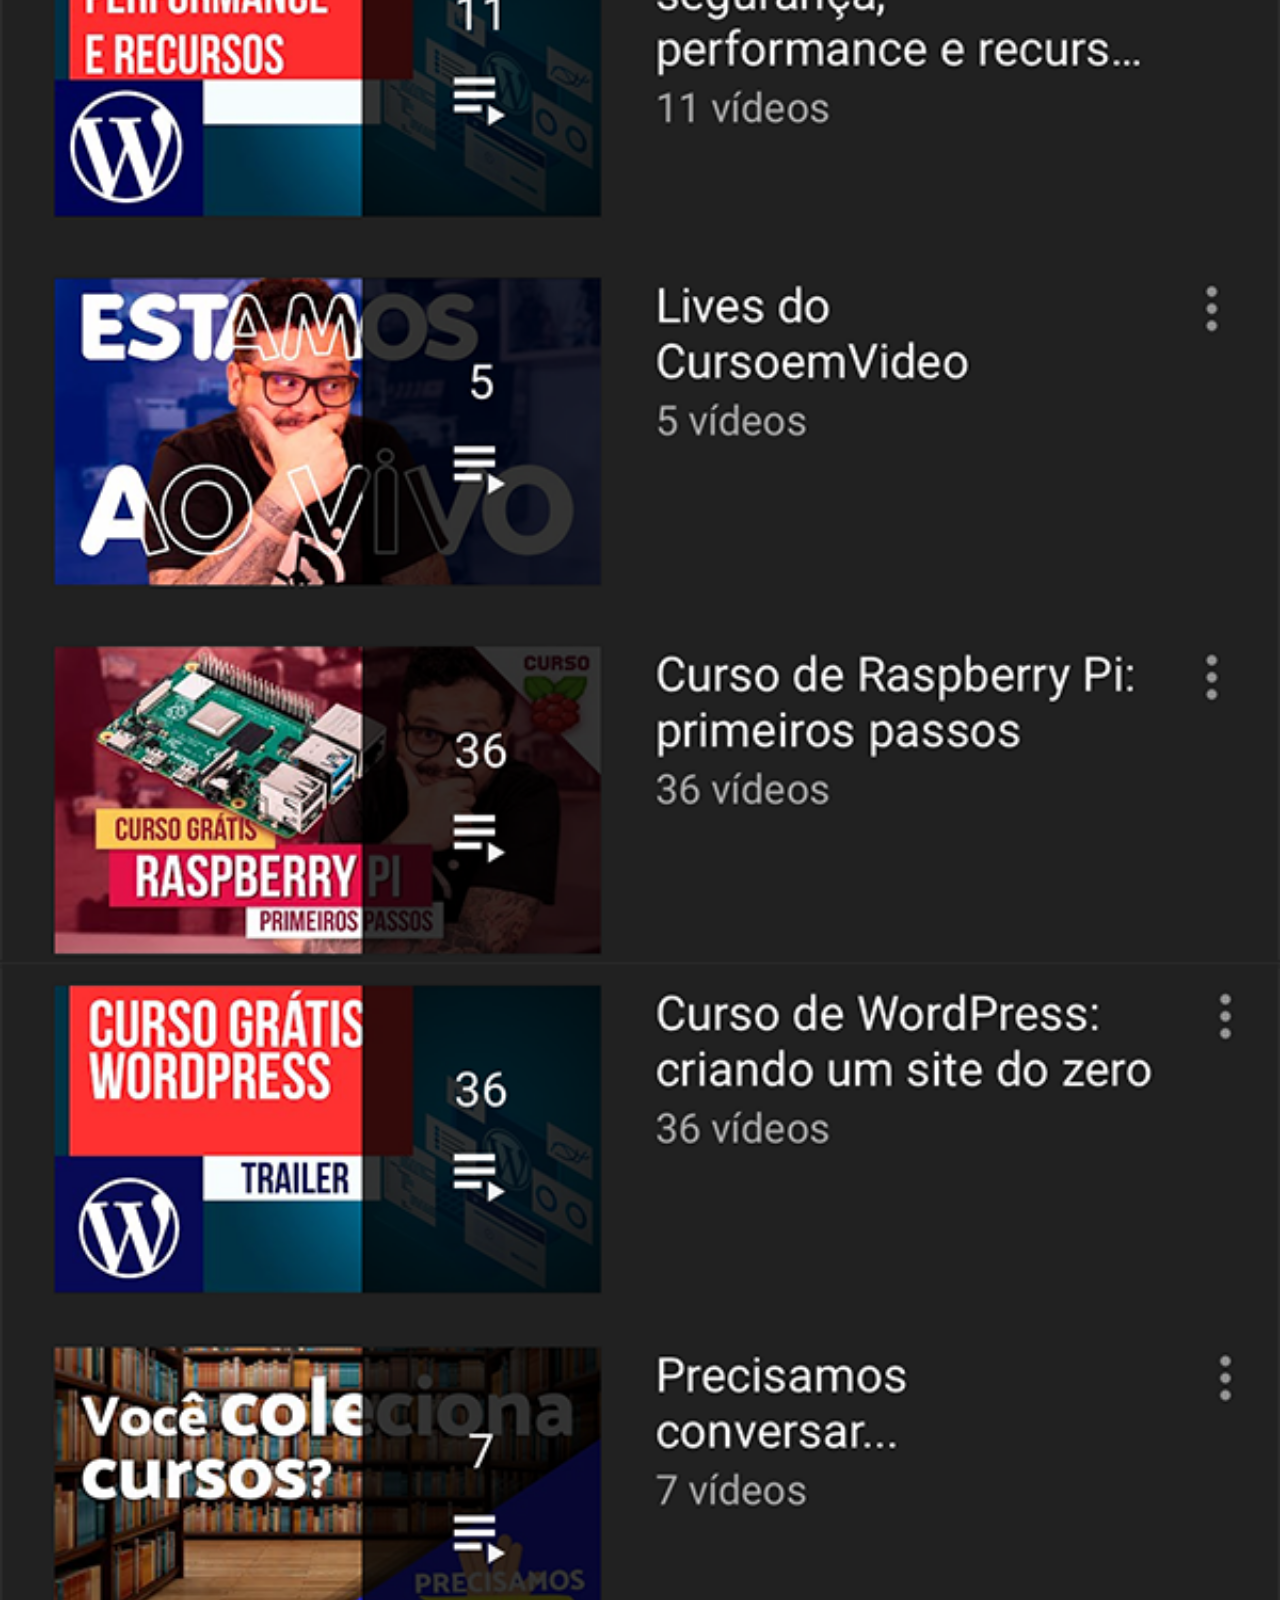
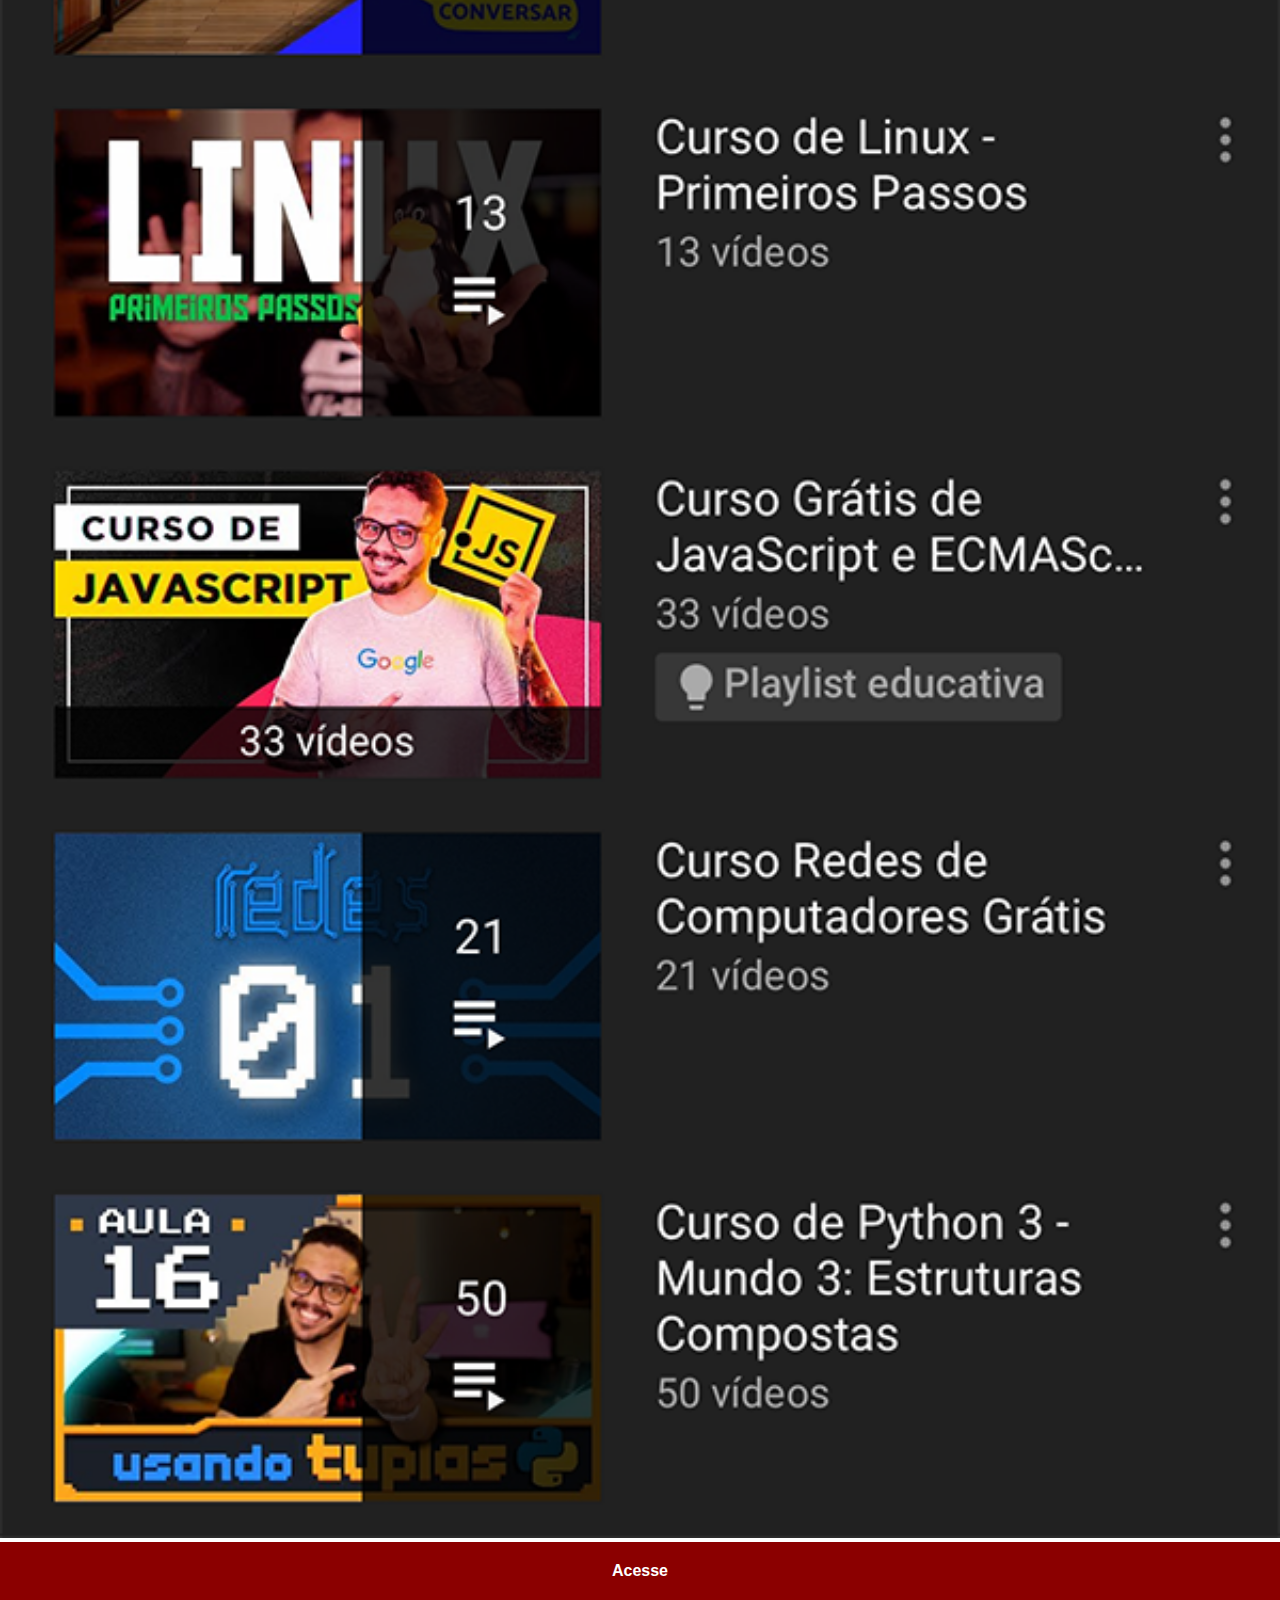
<file: youtube.html>
<!DOCTYPE html>
<html lang="pt-br">
<head>
    <meta charset="UTF-8">
    <meta name="viewport" content="width=device-width, initial-scale=1.0">
    <title>youtube</title>
   <link rel="stylesheet" href="estilos/social.css">
</head>
<body>
    <img src="imagens/tela-youtube.png" alt="youtube">
    <a href="https://www.youtube.com/c/CursoemV%C3%ADdeo/playlists" target="_blank">Acesse</a>
</body>
</html>
</file>
<file: estilos/style.css>
@charset "UTF-8";

* {
    margin: 0px;
    padding: opx;
    font-family: Arial, Helvetica, sans-serif;
}

html, body {
    height: 100vh;
    width: 100vw;
    background-color: black;
}

body {
    background:url('../imagens/fundo-madeira.jpg') no-repeat top center;
    background-size: cover;
    background-attachment: fixed;


}

main {
    position: relative;
    height: 100vh;
}

section#telefone {
    position: absolute;
    top: 50%;
    left: 50%;

    transform: translate(-50%, -50%);

    height: 627px;
    width: 311px;
    background:  url('../imagens/frame-iphone.png') no-repeat;
}

iframe#tela {
    position: relative;
    top: 80px;
    left: 22px;
    width: 267px;
    height: 471px;
}

section#redes-sociais {
    text-align: right;
}

section#redes-sociais img {
    width: 50px;
    margin: 10px;
    border-radius: 50%;
    box-shadow: 2px 2px 5px rgba(0, 0, 0, 0.397);
    box-sizing: border-box;
}

section#redes-sociais img:hover {
    border: 2px solid rgba(255, 255, 255, 0.815);
    transform: translate(-3px, -3px);
    box-shadow: 5px 5px 10px rgba(0, 0, 0, 0.63);
    transition: transform .5s, border .7s;
}
</file>
<file: estilos/social.css>
@charset "UTF-8";

 * {
            margin: 0px;
            padding: 0px;
            font-family: Arial, Helvetica, sans-serif;
        }

        ::-webkit-scrollbar {
            width: 0px;
            height: 0px;
        }

        img {
            width: 100vw;
        }

        a {
            display: block;
            background-color: darkred;
             color: white;
            padding: 20px;
            text-align: center;
            font-weight: bolder;
            text-decoration: none;
        }

        a:hover {
            background-color: red;
        }
</file>
